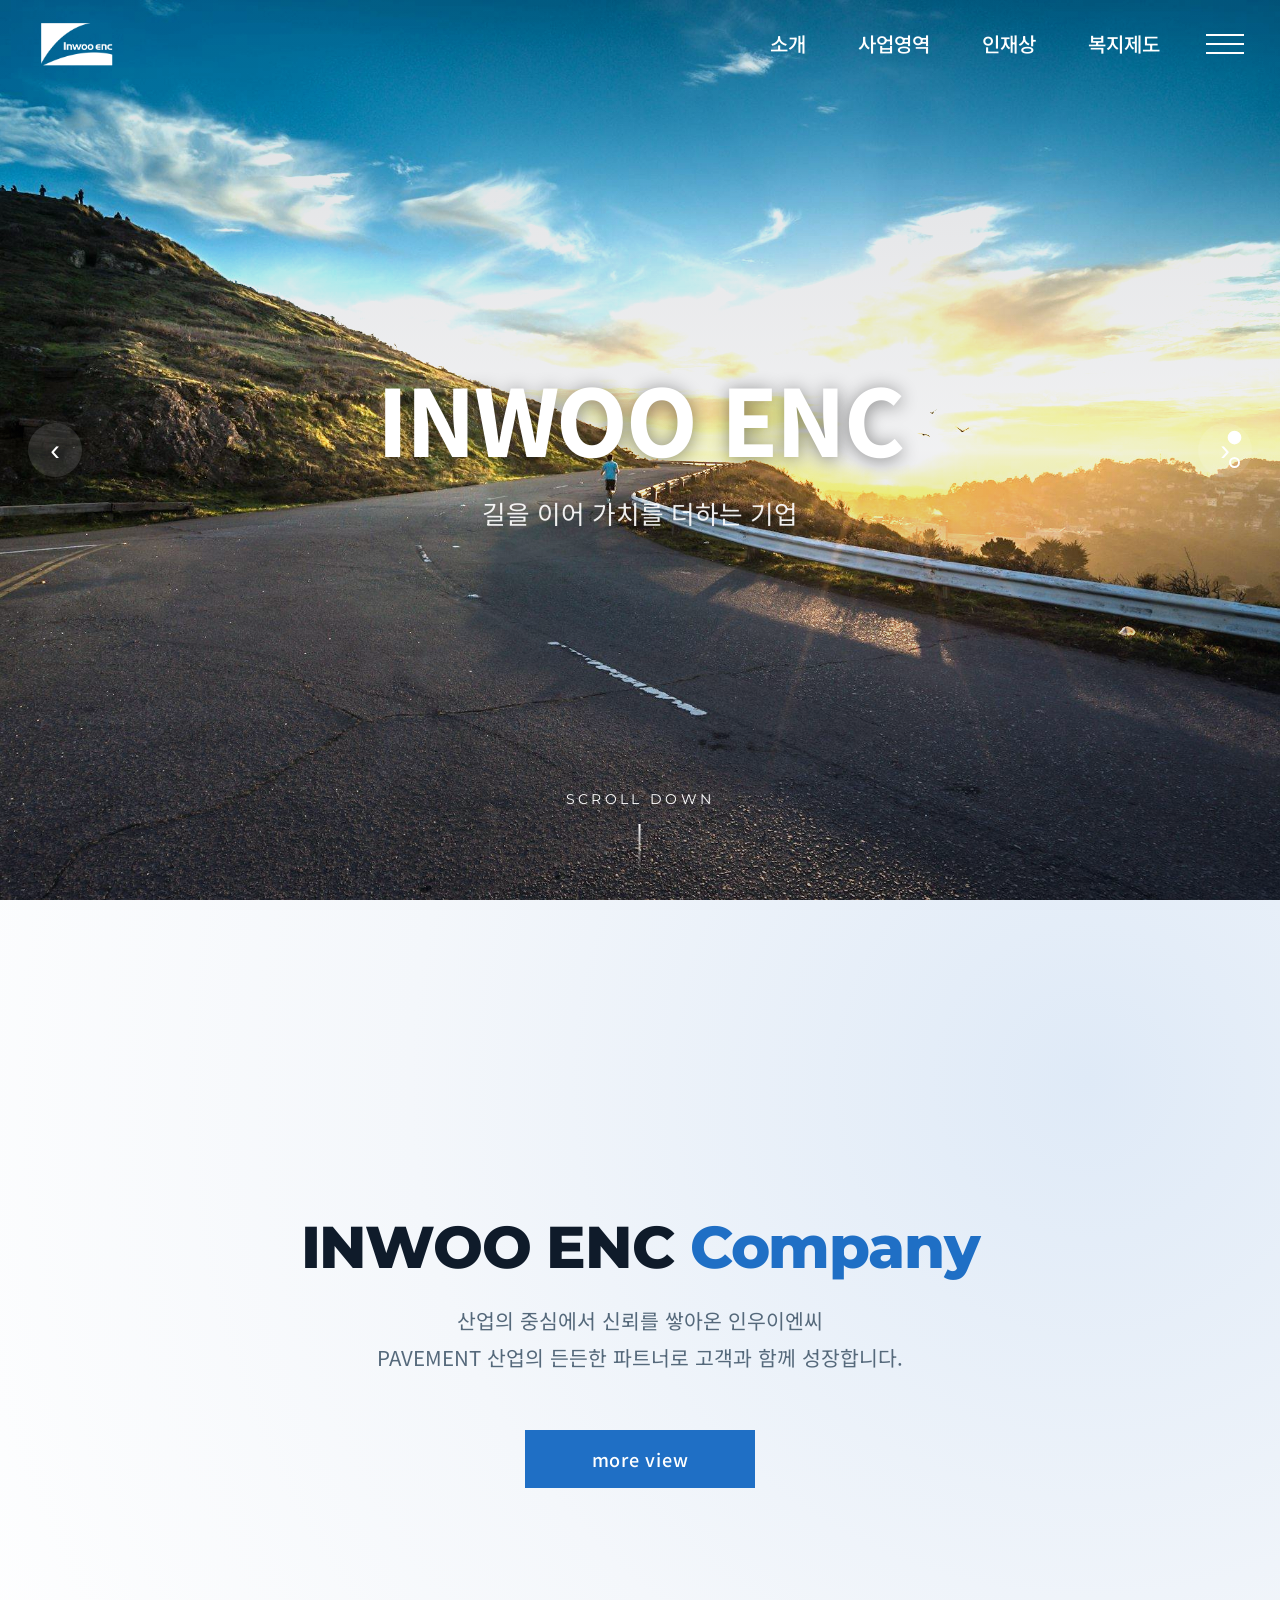
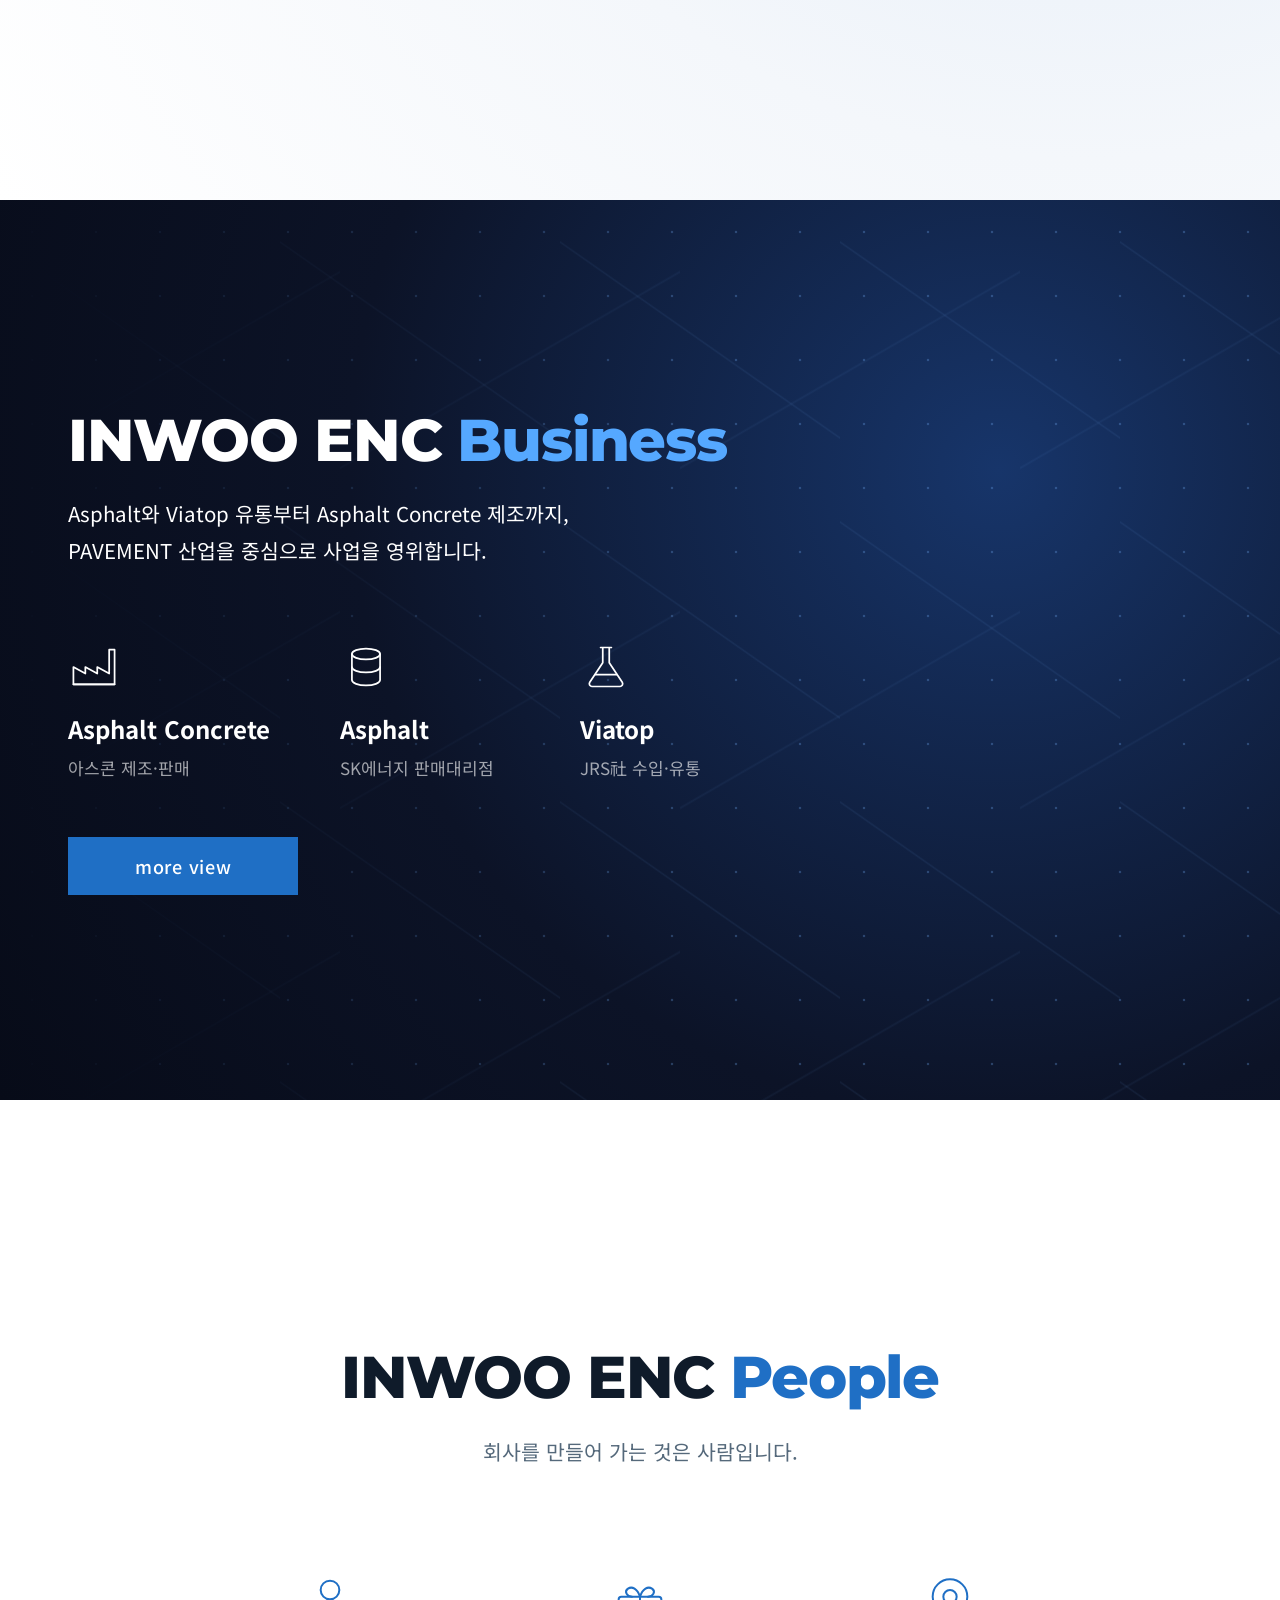
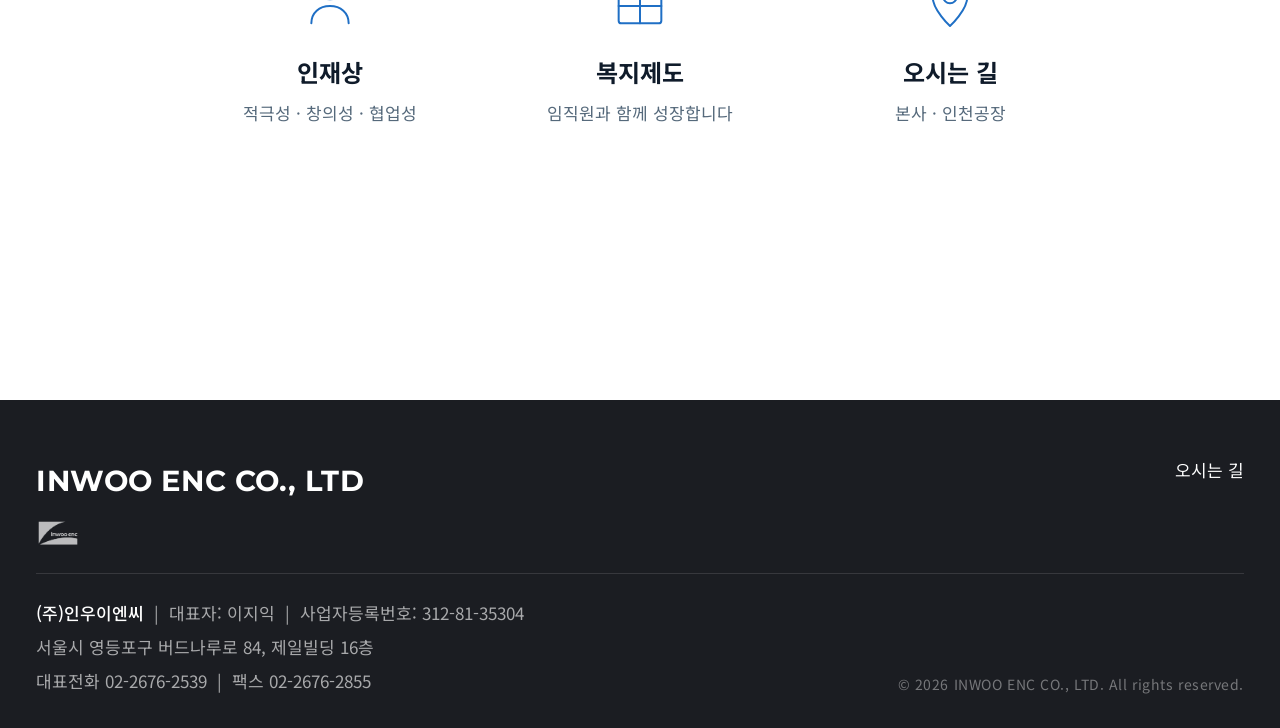
<file: index.html>
<!DOCTYPE html>
<html lang="ko">
<head>
<meta charset="UTF-8">
<meta name="viewport" content="width=device-width, initial-scale=1.0">
<title>(주)인우이엔씨 | INWOO ENC</title>
<meta name="description" content="PAVEMENT 산업의 경험과 신뢰를 바탕으로 미래를 만들어가는 인우이엔씨">
<link rel="stylesheet" href="https://fonts.googleapis.com/css?family=Noto+Sans+KR:400,500,700,800&family=Montserrat:500,700,800&display=swap">
<link rel="stylesheet" href="css/style.css?v=11">
</head>
<body>
<header class="site-header" id="siteHeader">
  <div class="header-inner">
    <a href="index.html" class="logo" aria-label="인우이엔씨 홈"><img src="img/logo.png" alt="INWOO ENC"></a>
    <div class="header-right">
      <nav class="site-nav">
        <a href="about.html">소개</a>
        <a href="business.html">사업영역</a>
        <a href="people.html">인재상</a>
        <a href="welfare.html">복지제도</a>
      </nav>
      <button class="menu-btn" id="menuBtn" aria-label="전체 메뉴 열기" aria-expanded="false"><span></span><span></span><span></span></button>
    </div>
  </div>
</header>
<div class="menu-overlay" id="menuOverlay" role="dialog" aria-label="전체 메뉴">
  <button class="menu-close" id="menuClose" aria-label="메뉴 닫기">×</button>
  <nav class="menu-list">
    <a href="about.html"><small>ABOUT</small>소개</a>
    <a href="business.html"><small>BUSINESS</small>사업영역</a>
    <a href="people.html"><small>PEOPLE</small>인재상</a>
    <a href="welfare.html"><small>BENEFITS</small>복지제도</a>
  </nav>
  <div class="menu-contact">서울특별시 영등포구 버드나루로 84, 제일빌딩 16층<br>대표전화 02-2676-2539 &nbsp;|&nbsp; 팩스 02-2676-2855</div>
</div>

<main>
<section class="hero" id="heroSlider">
  <div class="slide active">
    <div class="slide-bg"><video autoplay muted loop playsinline poster="img/hero.jpg"><source src="img/hero-truck.mp4" type="video/mp4"></video></div>
    <div class="slide-inner"><h2>INWOO ENC</h2><p>길을 이어 가치를 더하는 기업</p></div>
  </div>
  <div class="slide">
    <div class="slide-bg"><img src="img/hero.jpg" alt=""></div>
    <div class="slide-inner"><h2>경험과 신뢰</h2><p>PAVEMENT 산업의 경험과 신뢰를 바탕으로 미래를 만들어가는 인우이엔씨</p></div>
  </div>
  <button class="hero-arrow prev" aria-label="이전">‹</button><button class="hero-arrow next" aria-label="다음">›</button>
  <div class="hero-dots"><button class="on" aria-label="1번"></button><button aria-label="2번"></button></div>
  <div class="scroll-down">SCROLL DOWN</div>
</section>

<section class="fs fs-company">
  <div class="fs-inner rv">
    <h2 class="fs-title en">INWOO ENC <em>Company</em></h2>
    <p class="fs-text">산업의 중심에서 신뢰를 쌓아온 인우이엔씨<br>PAVEMENT 산업의 든든한 파트너로 고객과 함께 성장합니다.</p>
    <a class="btn-more" href="about.html">more view</a>
  </div>
</section>

<section class="fs fs-business">
  <div class="fs-inner">
    <div class="rv">
      <h2 class="fs-title en">INWOO ENC <em>Business</em></h2>
      <p class="fs-text">Asphalt와 Viatop 유통부터 Asphalt Concrete 제조까지,<br>PAVEMENT 산업을 중심으로 사업을 영위합니다.</p>
    </div>
    <div class="biz-items">
      <div class="biz-item rv"><svg viewBox="0 0 48 48" aria-hidden="true"><path d="M5 40V24l11 6v-6l11 6v-6l11 6V8h5v32z"/><path d="M5 40h38"/></svg><h3>Asphalt Concrete</h3><p>아스콘 제조·판매</p></div>
      <div class="biz-item rv d1"><svg viewBox="0 0 48 48" aria-hidden="true"><ellipse cx="24" cy="12" rx="13" ry="5"/><path d="M11 12v24c0 2.8 5.8 5 13 5s13-2.2 13-5V12"/><path d="M11 24c0 2.8 5.8 5 13 5s13-2.2 13-5"/></svg><h3>Asphalt</h3><p>SK에너지 판매대리점</p></div>
      <div class="biz-item rv d2"><svg viewBox="0 0 48 48" aria-hidden="true"><path d="M19 6h10M21 6v14L9 38c-1 2 0 4 2.4 4h25.2c2.4 0 3.4-2 2.4-4L27 20V6"/><path d="M14 31h20"/></svg><h3>Viatop</h3><p>JRS社 수입·유통</p></div>
    </div>
    <a class="btn-more rv" href="business.html">more view</a>
  </div>
</section>

<section class="fs fs-people">
  <div class="fs-inner">
    <div class="rv">
      <h2 class="fs-title en">INWOO ENC <em>People</em></h2>
      <p class="fs-text">회사를 만들어 가는 것은 사람입니다.</p>
    </div>
    <div class="people-items">
      <a class="people-item rv" href="people.html"><svg viewBox="0 0 48 48" aria-hidden="true"><circle cx="24" cy="15" r="7"/><path d="M10 40c0-8 6-13 14-13s14 5 14 13"/></svg><h3>인재상</h3><p>적극성 · 창의성 · 협업성</p></a>
      <a class="people-item rv d1" href="welfare.html"><svg viewBox="0 0 48 48" aria-hidden="true"><rect x="8" y="20" width="32" height="20" rx="2"/><path d="M8 27h32M24 20v20"/><path d="M24 20c-2-6-6-8-9-6-3 2-1 6 3 6M24 20c2-6 6-8 9-6 3 2 1 6-3 6"/></svg><h3>복지제도</h3><p>임직원과 함께 성장합니다</p></a>
      <a class="people-item rv d2" href="about.html#location"><svg viewBox="0 0 48 48" aria-hidden="true"><path d="M24 42s-13-12-13-22a13 13 0 0 1 26 0c0 10-13 22-13 22z"/><circle cx="24" cy="20" r="5"/></svg><h3>오시는 길</h3><p>본사 · 인천공장</p></a>
    </div>
  </div>
</section>
</main>
<footer class="site-footer">
  <div class="footer-wrap">
    <div class="footer-top">
      <div class="footer-logo">INWOO ENC CO., LTD<br><img src="img/logo.png" alt=""></div>
      <div class="footer-links"><a href="about.html#location">오시는 길</a></div>
    </div>
    <div class="footer-info">
      <div>
        <strong>(주)인우이엔씨</strong> &nbsp;|&nbsp; 대표자: 이지익 &nbsp;|&nbsp; 사업자등록번호: 312-81-35304<br>
        서울시 영등포구 버드나루로 84, 제일빌딩 16층<br>
        대표전화 02-2676-2539 &nbsp;|&nbsp; 팩스 02-2676-2855
      </div>
      <div class="footer-copy">© 2026 INWOO ENC CO., LTD. All rights reserved.</div>
    </div>
  </div>
</footer>
<script src="js/script.js?v=4"></script>
</body>
</html>
</file>
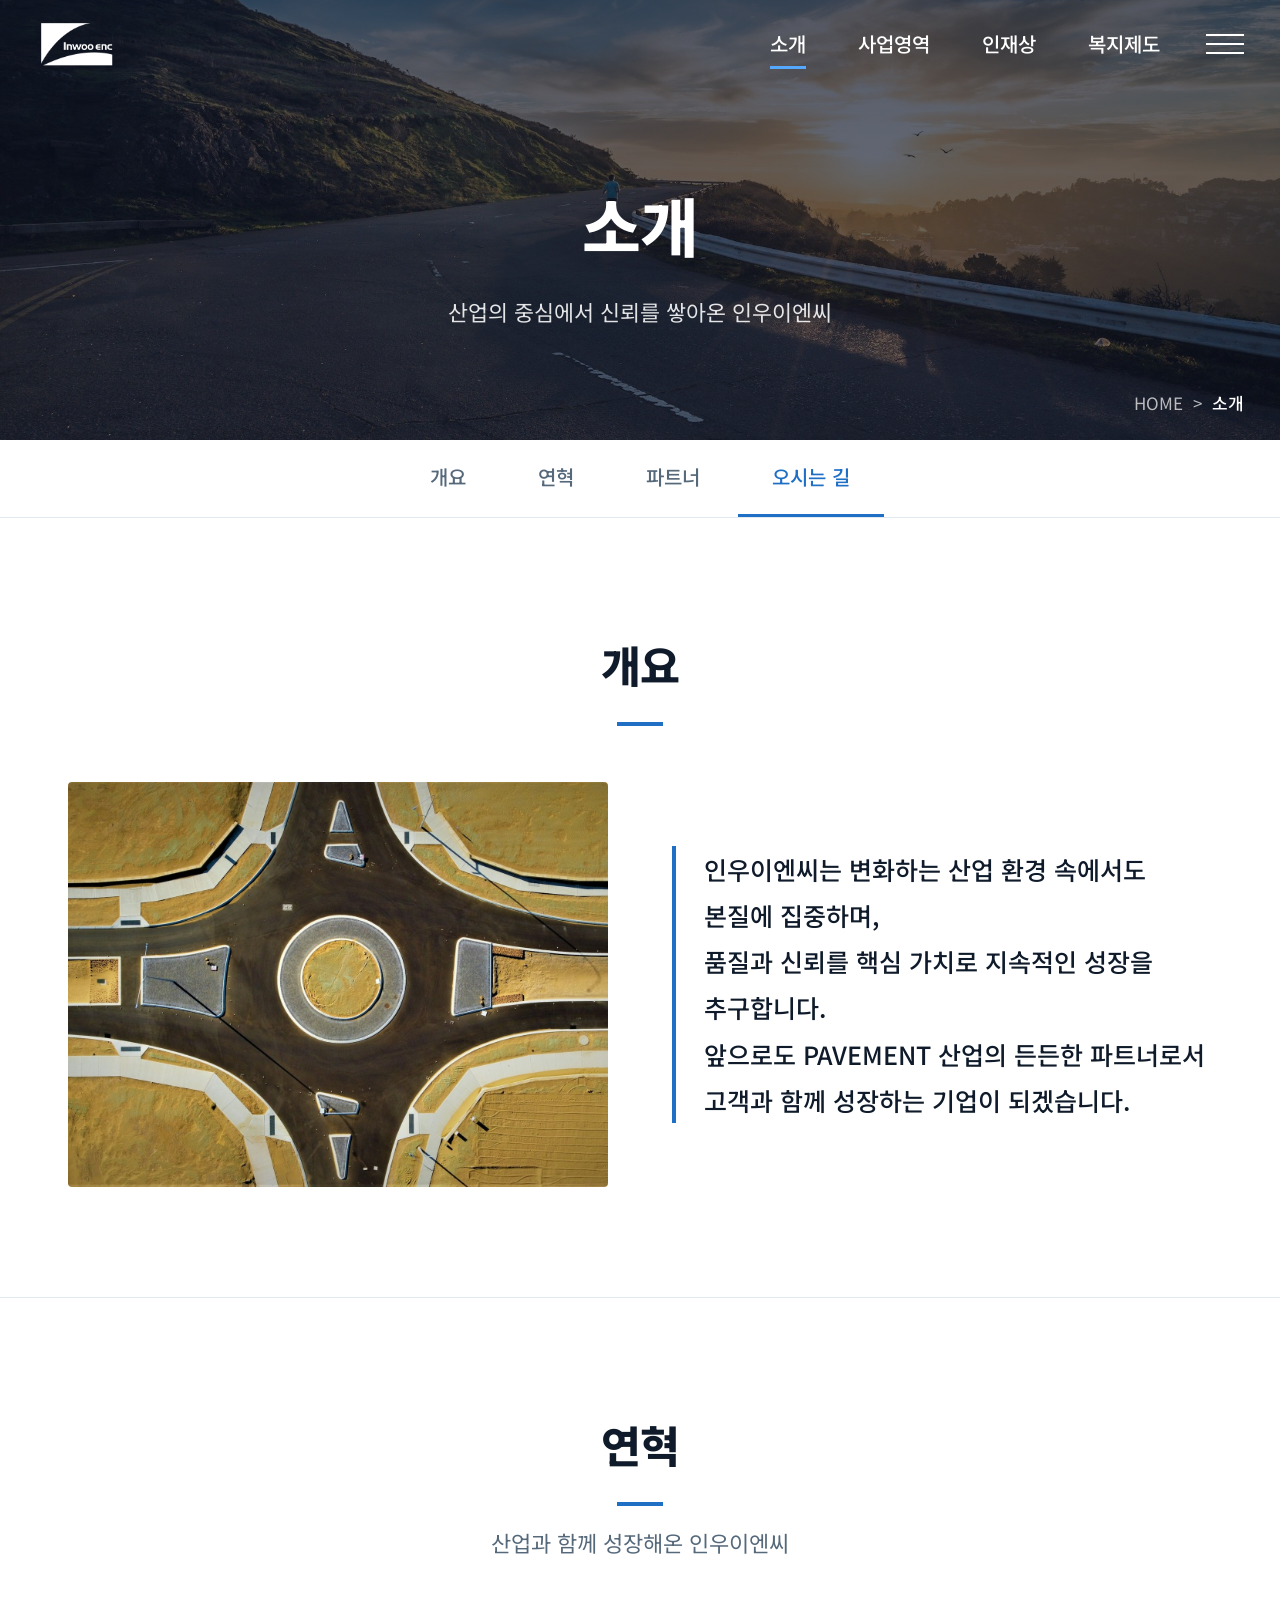
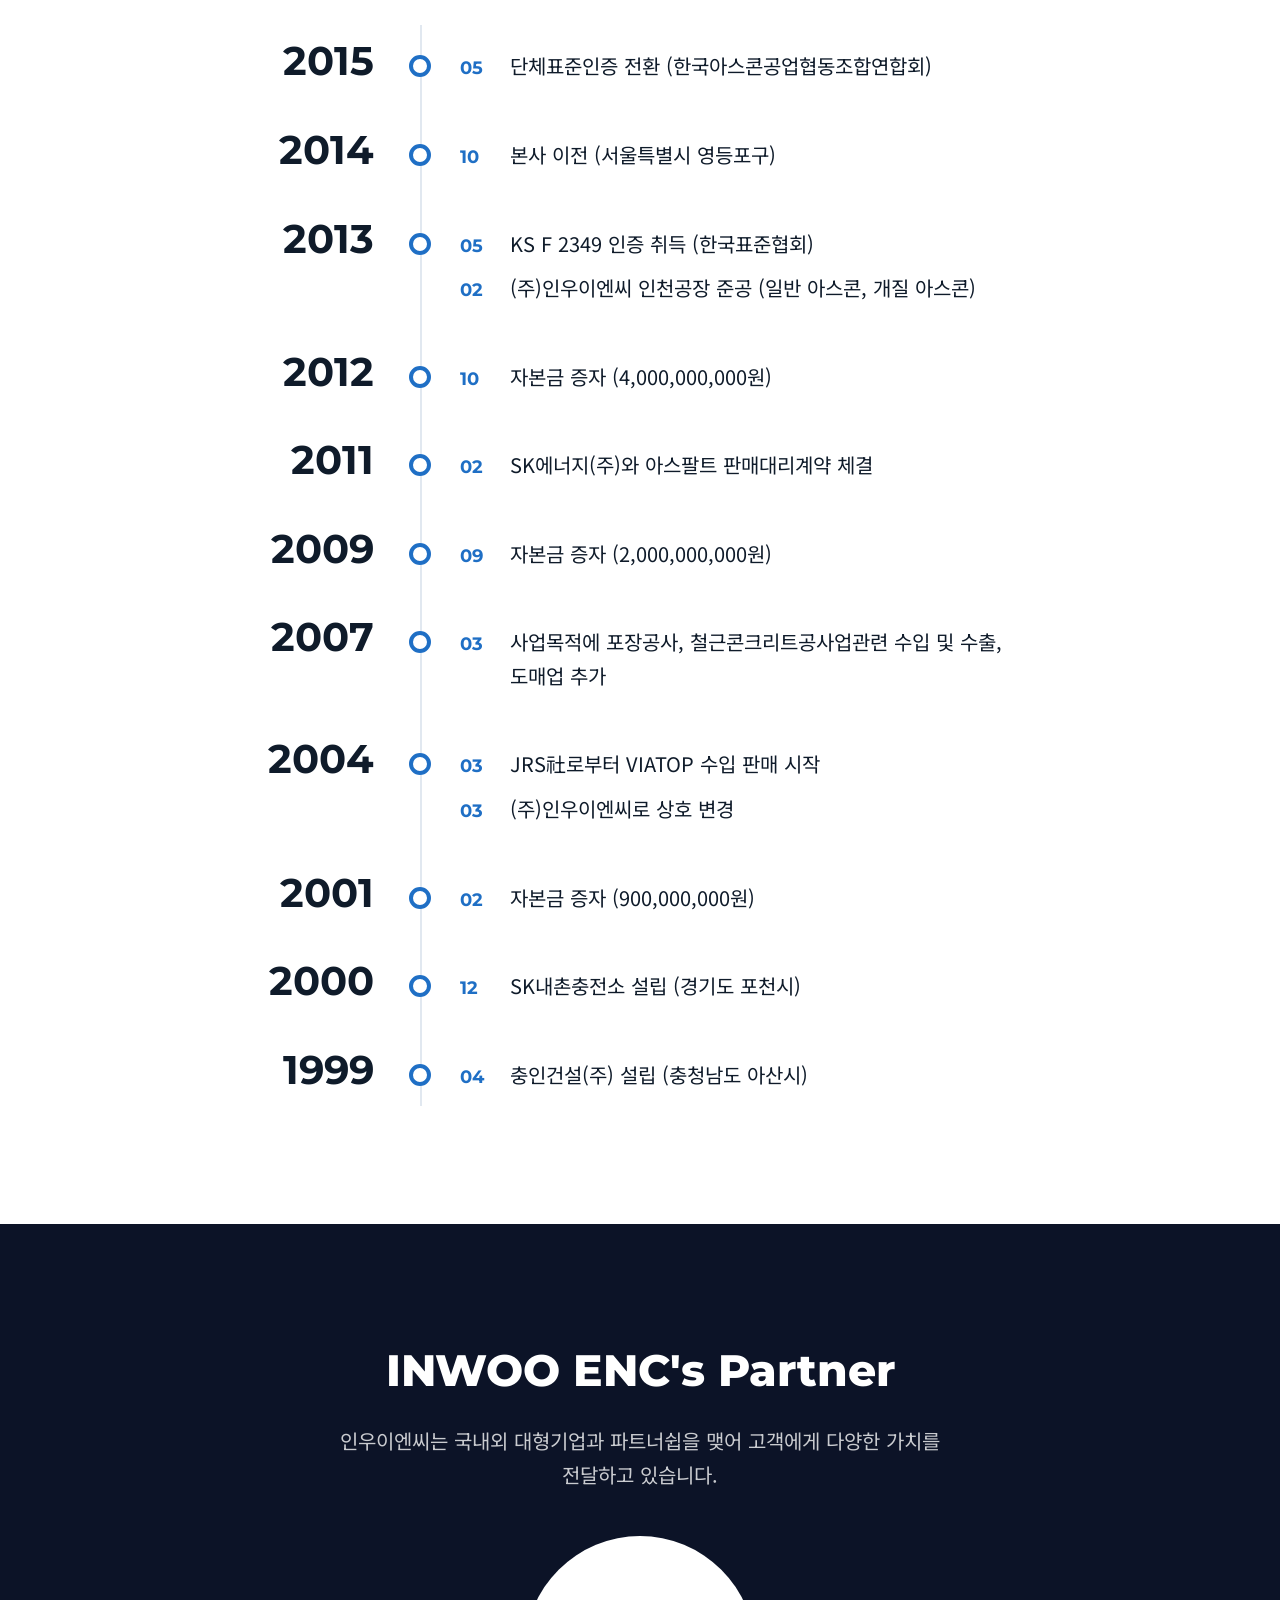
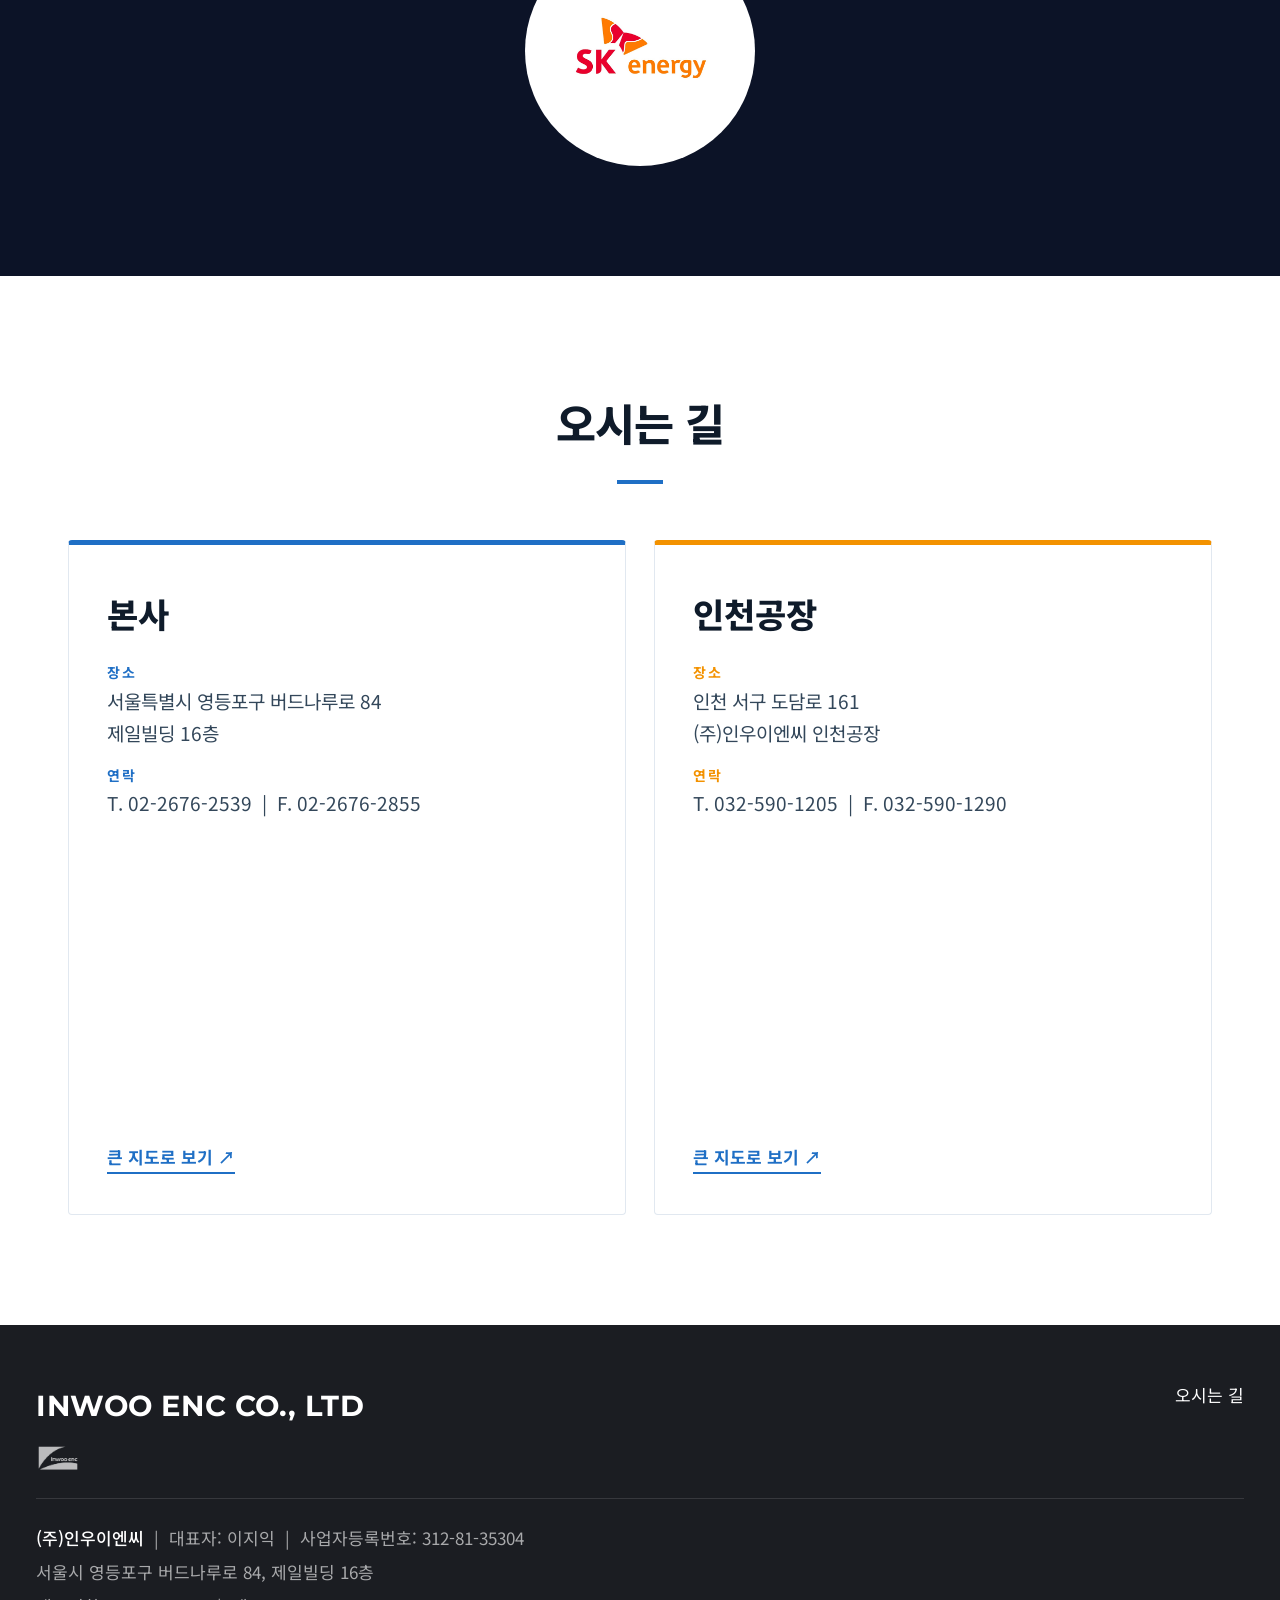
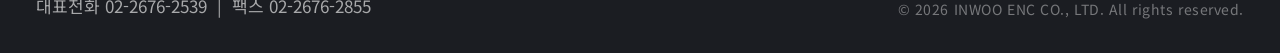
<file: about.html>
<!DOCTYPE html>
<html lang="ko">
<head>
<meta charset="UTF-8">
<meta name="viewport" content="width=device-width, initial-scale=1.0">
<title>소개 | (주)인우이엔씨</title>
<meta name="description" content="인우이엔씨 소개 — 개요, 연혁, 파트너, 오시는 길">
<link rel="stylesheet" href="https://fonts.googleapis.com/css?family=Noto+Sans+KR:400,500,700,800&family=Montserrat:500,700,800&display=swap">
<link rel="stylesheet" href="css/style.css?v=11">
</head>
<body>
<header class="site-header" id="siteHeader">
  <div class="header-inner">
    <a href="index.html" class="logo" aria-label="인우이엔씨 홈"><img src="img/logo.png" alt="INWOO ENC"></a>
    <div class="header-right">
      <nav class="site-nav">
        <a href="about.html" class="active">소개</a>
        <a href="business.html">사업영역</a>
        <a href="people.html">인재상</a>
        <a href="welfare.html">복지제도</a>
      </nav>
      <button class="menu-btn" id="menuBtn" aria-label="전체 메뉴 열기" aria-expanded="false"><span></span><span></span><span></span></button>
    </div>
  </div>
</header>
<div class="menu-overlay" id="menuOverlay" role="dialog" aria-label="전체 메뉴">
  <button class="menu-close" id="menuClose" aria-label="메뉴 닫기">×</button>
  <nav class="menu-list">
    <a href="about.html"><small>ABOUT</small>소개</a>
    <a href="business.html"><small>BUSINESS</small>사업영역</a>
    <a href="people.html"><small>PEOPLE</small>인재상</a>
    <a href="welfare.html"><small>BENEFITS</small>복지제도</a>
  </nav>
  <div class="menu-contact">서울특별시 영등포구 버드나루로 84, 제일빌딩 16층<br>대표전화 02-2676-2539 &nbsp;|&nbsp; 팩스 02-2676-2855</div>
</div>

<main>
<section class="sub-visual" style="background-image:url('img/hero.jpg');background-position:center 62%">
  <div class="inner"><h1>소개</h1><p>산업의 중심에서 신뢰를 쌓아온 인우이엔씨</p></div>
  <div class="crumb"><a href="index.html">HOME</a> &nbsp;&gt;&nbsp; <b>소개</b></div>
</section>
<nav class="sub-tabs"><div class="wrap"><a href="#overview">개요</a><a href="#history">연혁</a><a href="#partner">파트너</a><a href="#location">오시는 길</a></div></nav>

<section class="blk" id="overview"><div class="wrap">
  <div class="blk-head rv"><h2>개요</h2></div>
  <div class="overview">
    <figure class="rv"><img src="img/about-overview.jpg" alt="새로 포장된 도로와 로터리를 위에서 내려다본 모습"></figure>
    <blockquote class="mission-quote rv d1">인우이엔씨는 변화하는 산업 환경 속에서도 본질에 집중하며,<br>
          품질과 신뢰를 핵심 가치로 지속적인 성장을 추구합니다.<br>
          앞으로도 PAVEMENT 산업의 든든한 파트너로서<br>
          고객과 함께 성장하는 기업이 되겠습니다.</blockquote>
  </div>
</div></section>

<section class="blk" id="history"><div class="wrap">
  <div class="blk-head rv"><h2>연혁</h2><p>산업과 함께 성장해온 인우이엔씨</p></div>
  <div class="timeline">
            <div class="timeline-group">
              <span class="timeline-year">2015</span>
              <div class="timeline-entries">
                <div class="timeline-entry"><span class="timeline-month">05</span><span class="timeline-desc">단체표준인증 전환 (한국아스콘공업협동조합연합회)</span></div>
              </div>
            </div>
            <div class="timeline-group">
              <span class="timeline-year">2014</span>
              <div class="timeline-entries">
                <div class="timeline-entry"><span class="timeline-month">10</span><span class="timeline-desc">본사 이전 (서울특별시 영등포구)</span></div>
              </div>
            </div>
            <div class="timeline-group">
              <span class="timeline-year">2013</span>
              <div class="timeline-entries">
                <div class="timeline-entry"><span class="timeline-month">05</span><span class="timeline-desc">KS F 2349 인증 취득 (한국표준협회)</span></div>
                <div class="timeline-entry"><span class="timeline-month">02</span><span class="timeline-desc">(주)인우이엔씨 인천공장 준공 (일반 아스콘, 개질 아스콘)</span></div>
              </div>
            </div>
            <div class="timeline-group">
              <span class="timeline-year">2012</span>
              <div class="timeline-entries">
                <div class="timeline-entry"><span class="timeline-month">10</span><span class="timeline-desc">자본금 증자 (4,000,000,000원)</span></div>
              </div>
            </div>
            <div class="timeline-group">
              <span class="timeline-year">2011</span>
              <div class="timeline-entries">
                <div class="timeline-entry"><span class="timeline-month">02</span><span class="timeline-desc">SK에너지(주)와 아스팔트 판매대리계약 체결</span></div>
              </div>
            </div>
            <div class="timeline-group">
              <span class="timeline-year">2009</span>
              <div class="timeline-entries">
                <div class="timeline-entry"><span class="timeline-month">09</span><span class="timeline-desc">자본금 증자 (2,000,000,000원)</span></div>
              </div>
            </div>
            <div class="timeline-group">
              <span class="timeline-year">2007</span>
              <div class="timeline-entries">
                <div class="timeline-entry"><span class="timeline-month">03</span><span class="timeline-desc">사업목적에 포장공사, 철근콘크리트공사업관련 수입 및 수출, 도매업 추가</span></div>
              </div>
            </div>
            <div class="timeline-group">
              <span class="timeline-year">2004</span>
              <div class="timeline-entries">
                <div class="timeline-entry"><span class="timeline-month">03</span><span class="timeline-desc">JRS社로부터 VIATOP 수입 판매 시작</span></div>
                <div class="timeline-entry"><span class="timeline-month">03</span><span class="timeline-desc">(주)인우이엔씨로 상호 변경</span></div>
              </div>
            </div>
            <div class="timeline-group">
              <span class="timeline-year">2001</span>
              <div class="timeline-entries">
                <div class="timeline-entry"><span class="timeline-month">02</span><span class="timeline-desc">자본금 증자 (900,000,000원)</span></div>
              </div>
            </div>
            <div class="timeline-group">
              <span class="timeline-year">2000</span>
              <div class="timeline-entries">
                <div class="timeline-entry"><span class="timeline-month">12</span><span class="timeline-desc">SK내촌충전소 설립 (경기도 포천시)</span></div>
              </div>
            </div>
            <div class="timeline-group">
              <span class="timeline-year">1999</span>
              <div class="timeline-entries">
                <div class="timeline-entry"><span class="timeline-month">04</span><span class="timeline-desc">충인건설(주) 설립 (충청남도 아산시)</span></div>
              </div>
            </div>
          </div>
</div></section>

<section class="partner-wrap" id="partner">
  <h2 class="en rv">INWOO ENC's Partner</h2>
  <p class="intro rv">인우이엔씨는 국내외 대형기업과 파트너쉽을 맺어 고객에게 다양한 가치를 전달하고 있습니다.</p>
  <div class="rv"><div class="partner-carousel" id="partnerCarousel">
        <div class="partner-slide active"><img src="img/partner-colas.png" alt="Colas 로고"></div>
        <div class="partner-slide"><img src="img/partner-sk.jpg" alt="SK에너지 로고"></div>
        <div class="partner-slide"><img src="img/partner-jrs.png" alt="JRS 로고"></div>
      </div></div>
</section>

<section class="blk" id="location"><div class="wrap">
  <div class="blk-head rv"><h2>오시는 길</h2></div>
  <div class="location-grid">
    <div class="location-panel loc-hq">
      <h3>본사</h3>
      <span class="loc-label">장소</span>
      <p>서울특별시 영등포구 버드나루로 84</p>
      <p>제일빌딩 16층</p>
      <span class="loc-label">연락</span>
      <p>T. 02-2676-2539 &nbsp;|&nbsp; F. 02-2676-2855</p>
      <div class="location-map">
        <iframe
          src="https://www.google.com/maps?q=37.5257254,126.9094017&t=k&z=16&output=embed"
          loading="lazy"
          referrerpolicy="no-referrer-when-downgrade"
          aria-label="인우이엔씨 본사 위치 위성지도 (서울특별시 영등포구 버드나루로 84)">
        </iframe>
        <a class="map-link" href="https://www.google.com/maps/search/?api=1&query=37.5257254,126.9094017" target="_blank" rel="noopener">큰 지도로 보기 ↗</a>
      </div>
    </div>
    <div class="location-panel loc-plant">
      <h3>인천공장</h3>
      <span class="loc-label">장소</span>
      <p>인천 서구 도담로 161</p>
      <p>(주)인우이엔씨 인천공장</p>
      <span class="loc-label">연락</span>
      <p>T. 032-590-1205 &nbsp;|&nbsp; F. 032-590-1290</p>
      <div class="location-map">
        <iframe
          src="https://www.google.com/maps?q=37.5886689,126.6178116&t=k&z=16&output=embed"
          loading="lazy"
          referrerpolicy="no-referrer-when-downgrade"
          aria-label="인우이엔씨 인천공장 위치 위성지도 (인천 서구 도담로 161)">
        </iframe>
        <a class="map-link" href="https://www.google.com/maps/search/?api=1&query=37.5886689,126.6178116" target="_blank" rel="noopener">큰 지도로 보기 ↗</a>
      </div>
    </div>
  </div>
</div></section>
</main>
<footer class="site-footer">
  <div class="footer-wrap">
    <div class="footer-top">
      <div class="footer-logo">INWOO ENC CO., LTD<br><img src="img/logo.png" alt=""></div>
      <div class="footer-links"><a href="about.html#location">오시는 길</a></div>
    </div>
    <div class="footer-info">
      <div>
        <strong>(주)인우이엔씨</strong> &nbsp;|&nbsp; 대표자: 이지익 &nbsp;|&nbsp; 사업자등록번호: 312-81-35304<br>
        서울시 영등포구 버드나루로 84, 제일빌딩 16층<br>
        대표전화 02-2676-2539 &nbsp;|&nbsp; 팩스 02-2676-2855
      </div>
      <div class="footer-copy">© 2026 INWOO ENC CO., LTD. All rights reserved.</div>
    </div>
  </div>
</footer>
<script src="js/script.js?v=4"></script>
</body>
</html>
</file>
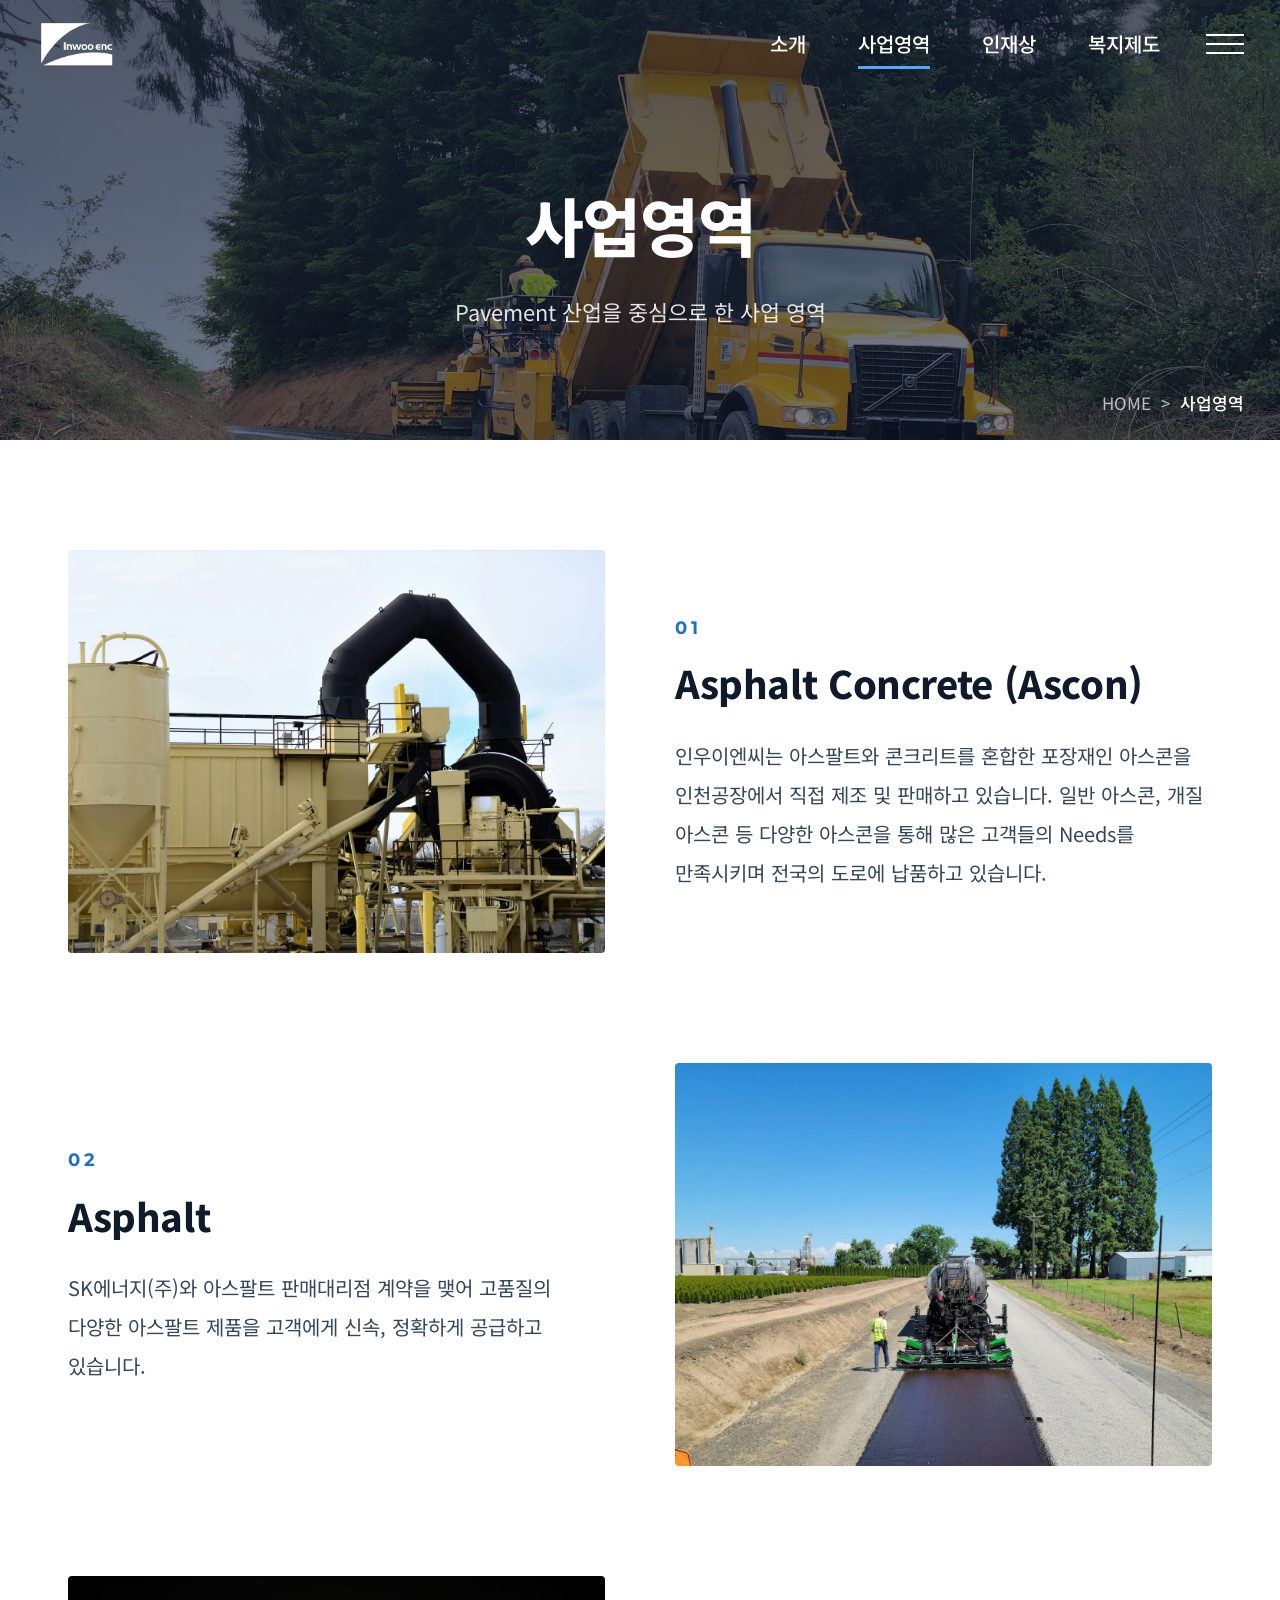
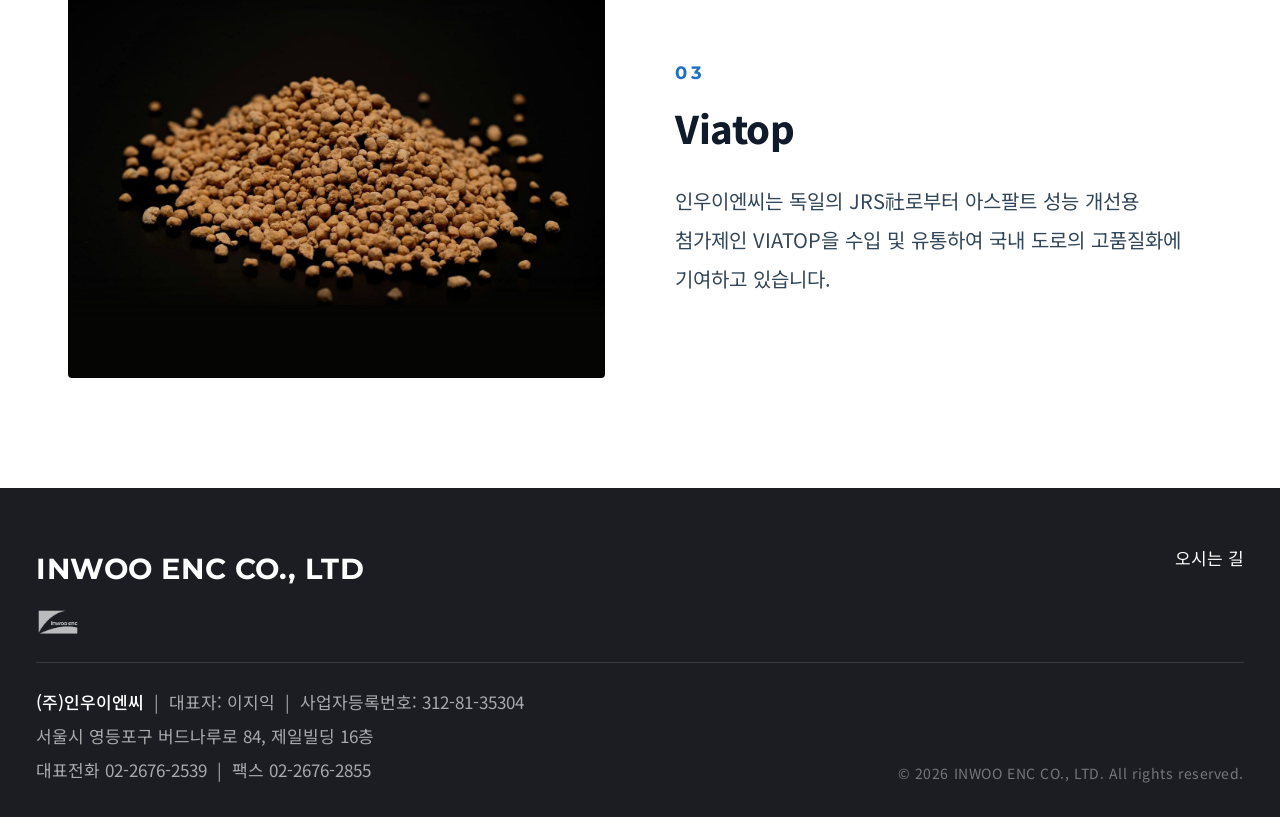
<file: business.html>
<!DOCTYPE html>
<html lang="ko">
<head>
<meta charset="UTF-8">
<meta name="viewport" content="width=device-width, initial-scale=1.0">
<title>사업영역 | (주)인우이엔씨</title>
<meta name="description" content="인우이엔씨 사업영역 — Asphalt Concrete, Asphalt, Viatop">
<link rel="stylesheet" href="https://fonts.googleapis.com/css?family=Noto+Sans+KR:400,500,700,800&family=Montserrat:500,700,800&display=swap">
<link rel="stylesheet" href="css/style.css?v=11">
</head>
<body>
<header class="site-header" id="siteHeader">
  <div class="header-inner">
    <a href="index.html" class="logo" aria-label="인우이엔씨 홈"><img src="img/logo.png" alt="INWOO ENC"></a>
    <div class="header-right">
      <nav class="site-nav">
        <a href="about.html">소개</a>
        <a href="business.html" class="active">사업영역</a>
        <a href="people.html">인재상</a>
        <a href="welfare.html">복지제도</a>
      </nav>
      <button class="menu-btn" id="menuBtn" aria-label="전체 메뉴 열기" aria-expanded="false"><span></span><span></span><span></span></button>
    </div>
  </div>
</header>
<div class="menu-overlay" id="menuOverlay" role="dialog" aria-label="전체 메뉴">
  <button class="menu-close" id="menuClose" aria-label="메뉴 닫기">×</button>
  <nav class="menu-list">
    <a href="about.html"><small>ABOUT</small>소개</a>
    <a href="business.html"><small>BUSINESS</small>사업영역</a>
    <a href="people.html"><small>PEOPLE</small>인재상</a>
    <a href="welfare.html"><small>BENEFITS</small>복지제도</a>
  </nav>
  <div class="menu-contact">서울특별시 영등포구 버드나루로 84, 제일빌딩 16층<br>대표전화 02-2676-2539 &nbsp;|&nbsp; 팩스 02-2676-2855</div>
</div>

<main>
<section class="sub-visual" style="background-image:url('img/biz-banner.jpg');background-position:center 15%">
  <div class="inner"><h1>사업영역</h1><p>Pavement 산업을 중심으로 한 사업 영역</p></div>
  <div class="crumb"><a href="index.html">HOME</a> &nbsp;&gt;&nbsp; <b>사업영역</b></div>
</section>

<section class="blk"><div class="wrap">
  <div class="biz-block rv" id="ascon">
    <div class="biz-photo"><img src="img/biz-ascon.jpg" alt="아스콘 생산 플랜트"></div>
    <div class="biz-text"><span class="biz-no">01</span><h3>Asphalt Concrete (Ascon)</h3><p>인우이엔씨는 아스팔트와 콘크리트를 혼합한 포장재인 아스콘을 인천공장에서 직접 제조 및 판매하고 있습니다. 일반 아스콘, 개질 아스콘 등 다양한 아스콘을 통해 많은 고객들의 Needs를 만족시키며 전국의 도로에 납품하고 있습니다.</p></div>
  </div>
  <div class="biz-block rv" id="asphalt">
    <div class="biz-photo"><img src="img/biz-asphalt.jpg" alt="아스팔트 살포 차량이 도로 노면에 아스팔트를 시공하는 모습(항공 촬영)"></div>
    <div class="biz-text"><span class="biz-no">02</span><h3>Asphalt</h3><p>SK에너지(주)와 아스팔트 판매대리점 계약을 맺어 고품질의 다양한 아스팔트 제품을 고객에게 신속, 정확하게 공급하고 있습니다.</p></div>
  </div>
  <div class="biz-block rv" id="viatop">
    <div class="biz-photo"><img src="img/biz-viatop.jpg?v=2" alt="아스팔트 성능 개선용 첨가제(알갱이 형태)"></div>
    <div class="biz-text"><span class="biz-no">03</span><h3>Viatop</h3><p>인우이엔씨는 독일의 JRS社로부터 아스팔트 성능 개선용 첨가제인 VIATOP을 수입 및 유통하여 국내 도로의 고품질화에 기여하고 있습니다.</p></div>
  </div>
</div></section>
</main>
<footer class="site-footer">
  <div class="footer-wrap">
    <div class="footer-top">
      <div class="footer-logo">INWOO ENC CO., LTD<br><img src="img/logo.png" alt=""></div>
      <div class="footer-links"><a href="about.html#location">오시는 길</a></div>
    </div>
    <div class="footer-info">
      <div>
        <strong>(주)인우이엔씨</strong> &nbsp;|&nbsp; 대표자: 이지익 &nbsp;|&nbsp; 사업자등록번호: 312-81-35304<br>
        서울시 영등포구 버드나루로 84, 제일빌딩 16층<br>
        대표전화 02-2676-2539 &nbsp;|&nbsp; 팩스 02-2676-2855
      </div>
      <div class="footer-copy">© 2026 INWOO ENC CO., LTD. All rights reserved.</div>
    </div>
  </div>
</footer>
<script src="js/script.js?v=4"></script>
</body>
</html>
</file>
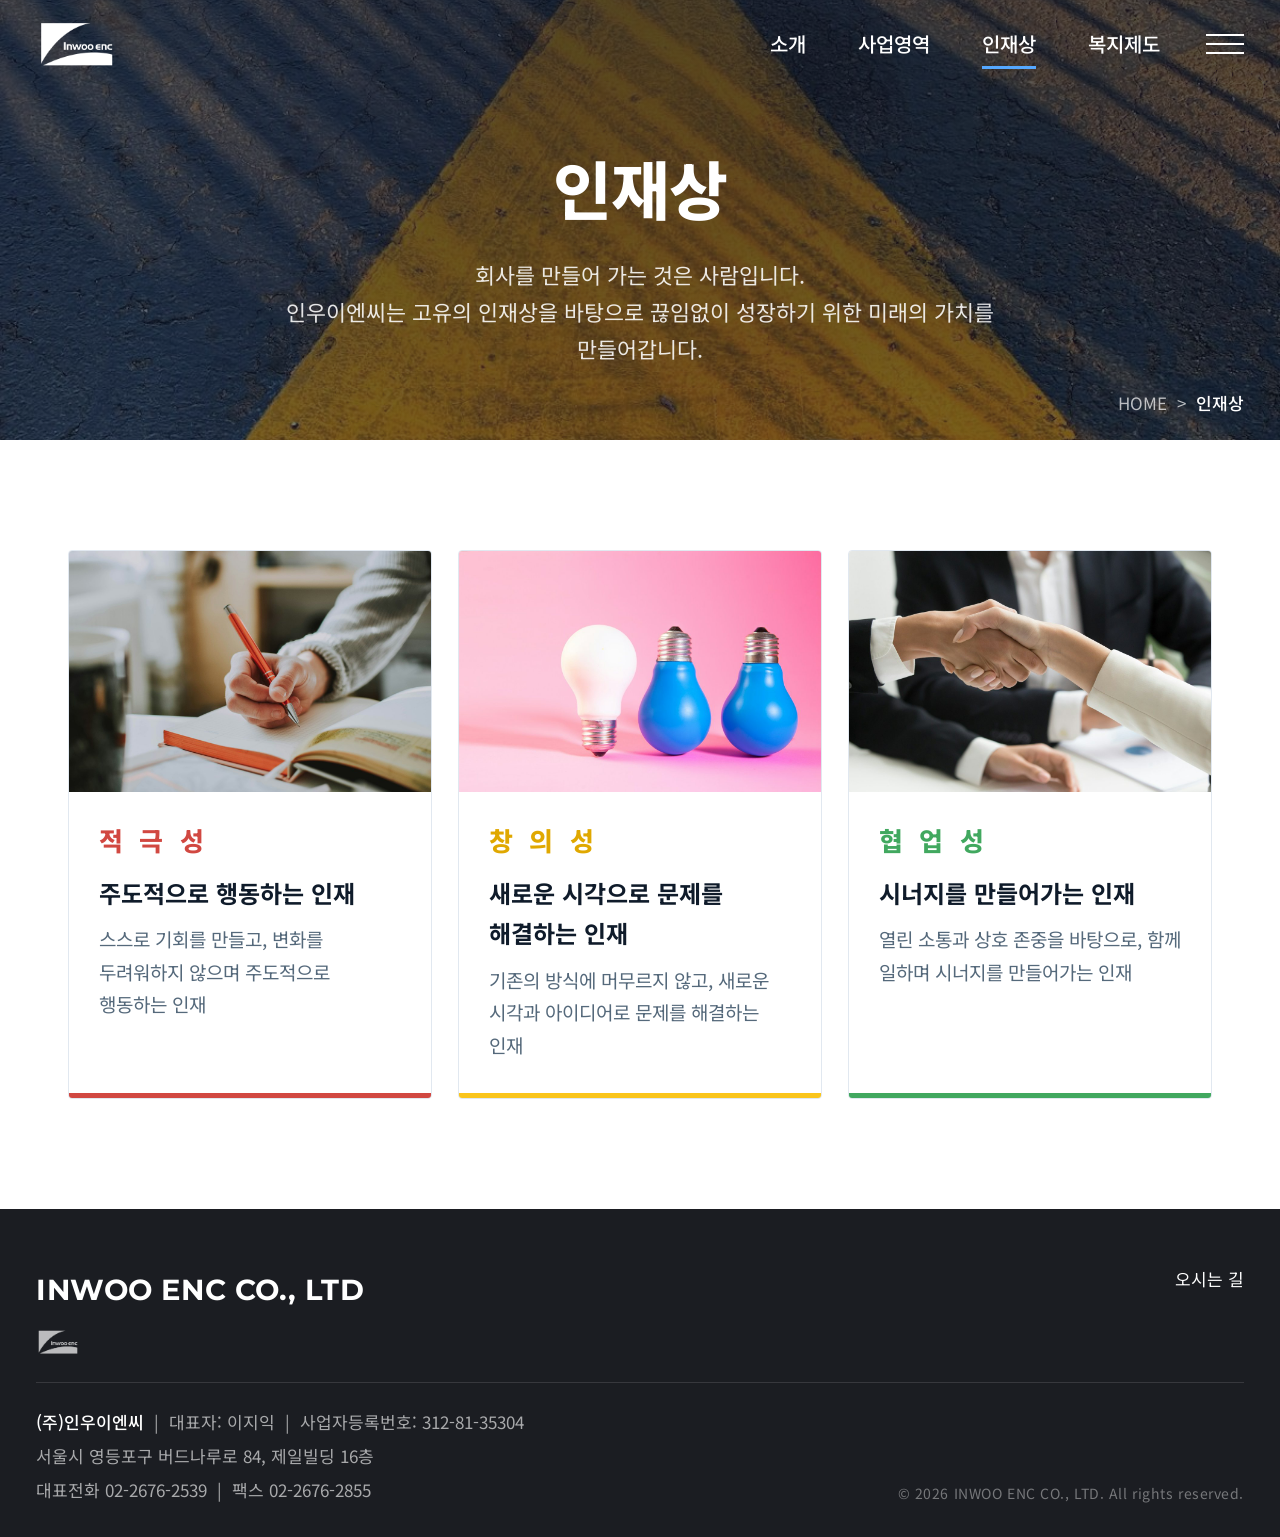
<file: people.html>
<!DOCTYPE html>
<html lang="ko">
<head>
<meta charset="UTF-8">
<meta name="viewport" content="width=device-width, initial-scale=1.0">
<title>인재상 | (주)인우이엔씨</title>
<meta name="description" content="인우이엔씨 인재상 — 적극성, 창의성, 협업성">
<link rel="stylesheet" href="https://fonts.googleapis.com/css?family=Noto+Sans+KR:400,500,700,800&family=Montserrat:500,700,800&display=swap">
<link rel="stylesheet" href="css/style.css?v=11">
</head>
<body>
<header class="site-header" id="siteHeader">
  <div class="header-inner">
    <a href="index.html" class="logo" aria-label="인우이엔씨 홈"><img src="img/logo.png" alt="INWOO ENC"></a>
    <div class="header-right">
      <nav class="site-nav">
        <a href="about.html">소개</a>
        <a href="business.html">사업영역</a>
        <a href="people.html" class="active">인재상</a>
        <a href="welfare.html">복지제도</a>
      </nav>
      <button class="menu-btn" id="menuBtn" aria-label="전체 메뉴 열기" aria-expanded="false"><span></span><span></span><span></span></button>
    </div>
  </div>
</header>
<div class="menu-overlay" id="menuOverlay" role="dialog" aria-label="전체 메뉴">
  <button class="menu-close" id="menuClose" aria-label="메뉴 닫기">×</button>
  <nav class="menu-list">
    <a href="about.html"><small>ABOUT</small>소개</a>
    <a href="business.html"><small>BUSINESS</small>사업영역</a>
    <a href="people.html"><small>PEOPLE</small>인재상</a>
    <a href="welfare.html"><small>BENEFITS</small>복지제도</a>
  </nav>
  <div class="menu-contact">서울특별시 영등포구 버드나루로 84, 제일빌딩 16층<br>대표전화 02-2676-2539 &nbsp;|&nbsp; 팩스 02-2676-2855</div>
</div>

<main>
<section class="sub-visual" style="background-image:url('img/banner.jpg');background-position:center 30%">
  <div class="inner"><h1>인재상</h1><p>회사를 만들어 가는 것은 사람입니다.<br>인우이엔씨는 고유의 인재상을 바탕으로 끊임없이 성장하기 위한 미래의 가치를 만들어갑니다.</p></div>
  <div class="crumb"><a href="index.html">HOME</a> &nbsp;&gt;&nbsp; <b>인재상</b></div>
</section>

<section class="blk"><div class="wrap rv">
  <div class="value-grid">
        <div class="value pillar-red">
          <div class="value-photo"><img src="img/value-1.jpg?v=8" alt=""></div>
          <span class="value-mark">적 극 성</span>
          <h3>주도적으로 행동하는 인재</h3>
          <p>스스로 기회를 만들고, 변화를 두려워하지 않으며 주도적으로 행동하는 인재</p>
        </div>
        <div class="value pillar-yellow">
          <div class="value-photo"><img src="img/value-2.jpg?v=8" alt=""></div>
          <span class="value-mark">창 의 성</span>
          <h3>새로운 시각으로 문제를 해결하는 인재</h3>
          <p>기존의 방식에 머무르지 않고, 새로운 시각과 아이디어로 문제를 해결하는 인재</p>
        </div>
        <div class="value pillar-green">
          <div class="value-photo"><img src="img/value-3.jpg?v=8" alt=""></div>
          <span class="value-mark">협 업 성</span>
          <h3>시너지를 만들어가는 인재</h3>
          <p>열린 소통과 상호 존중을 바탕으로, 함께 일하며 시너지를 만들어가는 인재</p>
        </div>
      </div>
</div></section>
</main>
<footer class="site-footer">
  <div class="footer-wrap">
    <div class="footer-top">
      <div class="footer-logo">INWOO ENC CO., LTD<br><img src="img/logo.png" alt=""></div>
      <div class="footer-links"><a href="about.html#location">오시는 길</a></div>
    </div>
    <div class="footer-info">
      <div>
        <strong>(주)인우이엔씨</strong> &nbsp;|&nbsp; 대표자: 이지익 &nbsp;|&nbsp; 사업자등록번호: 312-81-35304<br>
        서울시 영등포구 버드나루로 84, 제일빌딩 16층<br>
        대표전화 02-2676-2539 &nbsp;|&nbsp; 팩스 02-2676-2855
      </div>
      <div class="footer-copy">© 2026 INWOO ENC CO., LTD. All rights reserved.</div>
    </div>
  </div>
</footer>
<script src="js/script.js?v=4"></script>
</body>
</html>
</file>
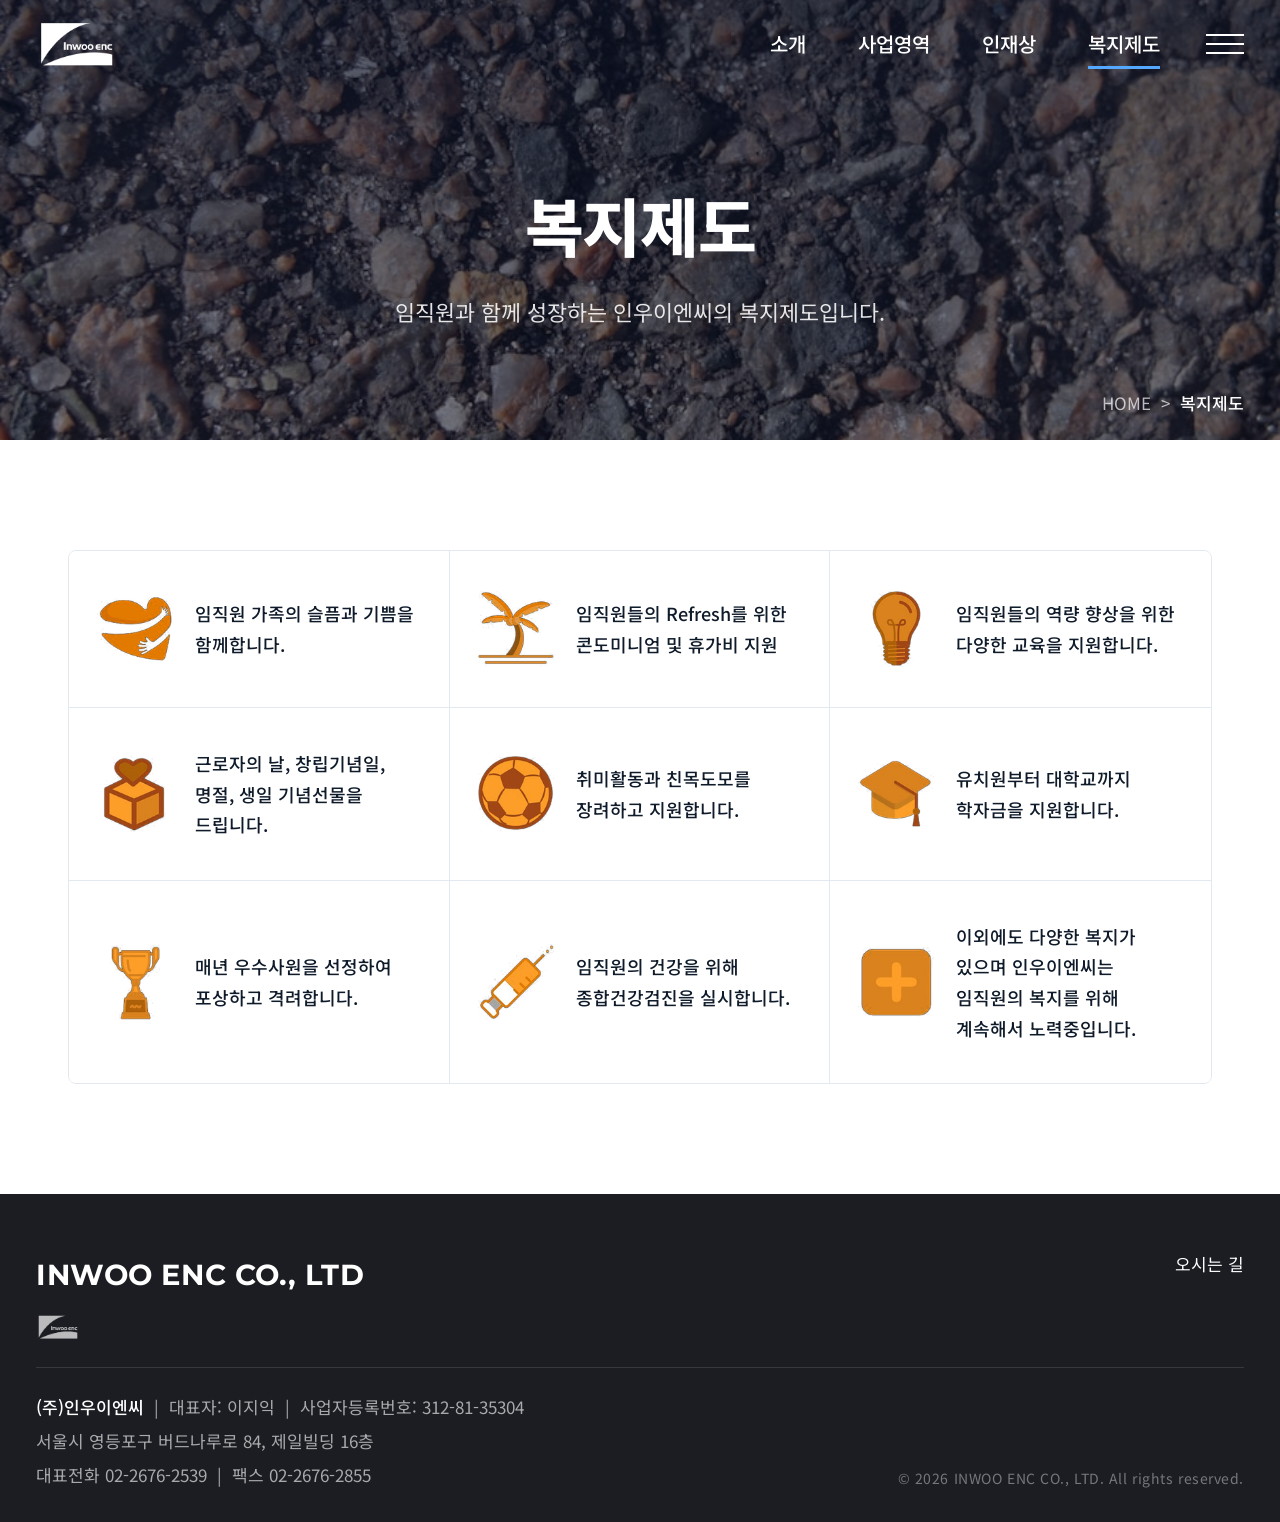
<file: welfare.html>
<!DOCTYPE html>
<html lang="ko">
<head>
<meta charset="UTF-8">
<meta name="viewport" content="width=device-width, initial-scale=1.0">
<title>복지제도 | (주)인우이엔씨</title>
<meta name="description" content="인우이엔씨 복지제도">
<link rel="stylesheet" href="https://fonts.googleapis.com/css?family=Noto+Sans+KR:400,500,700,800&family=Montserrat:500,700,800&display=swap">
<link rel="stylesheet" href="css/style.css?v=11">
</head>
<body>
<header class="site-header" id="siteHeader">
  <div class="header-inner">
    <a href="index.html" class="logo" aria-label="인우이엔씨 홈"><img src="img/logo.png" alt="INWOO ENC"></a>
    <div class="header-right">
      <nav class="site-nav">
        <a href="about.html">소개</a>
        <a href="business.html">사업영역</a>
        <a href="people.html">인재상</a>
        <a href="welfare.html" class="active">복지제도</a>
      </nav>
      <button class="menu-btn" id="menuBtn" aria-label="전체 메뉴 열기" aria-expanded="false"><span></span><span></span><span></span></button>
    </div>
  </div>
</header>
<div class="menu-overlay" id="menuOverlay" role="dialog" aria-label="전체 메뉴">
  <button class="menu-close" id="menuClose" aria-label="메뉴 닫기">×</button>
  <nav class="menu-list">
    <a href="about.html"><small>ABOUT</small>소개</a>
    <a href="business.html"><small>BUSINESS</small>사업영역</a>
    <a href="people.html"><small>PEOPLE</small>인재상</a>
    <a href="welfare.html"><small>BENEFITS</small>복지제도</a>
  </nav>
  <div class="menu-contact">서울특별시 영등포구 버드나루로 84, 제일빌딩 16층<br>대표전화 02-2676-2539 &nbsp;|&nbsp; 팩스 02-2676-2855</div>
</div>

<main>
<section class="sub-visual" style="background-image:url('img/business-viatop.jpg');background-position:center 50%">
  <div class="inner"><h1>복지제도</h1><p>임직원과 함께 성장하는 인우이엔씨의 복지제도입니다.</p></div>
  <div class="crumb"><a href="index.html">HOME</a> &nbsp;&gt;&nbsp; <b>복지제도</b></div>
</section>

<section class="blk"><div class="wrap rv">
  <div class="welfare-panel">
  <div class="welfare-grid">
    <div class="welfare-item rv"><img src="img/welfare-1.png" alt=""><p>임직원 가족의 슬픔과 기쁨을 함께합니다.</p></div>
    <div class="welfare-item rv d1"><img src="img/welfare-2.png" alt=""><p>임직원들의 Refresh를 위한 콘도미니엄 및 휴가비 지원</p></div>
    <div class="welfare-item rv d2"><img src="img/welfare-3.png" alt=""><p>임직원들의 역량 향상을 위한 다양한 교육을 지원합니다.</p></div>
    <div class="welfare-item rv"><img src="img/welfare-4.png" alt=""><p>근로자의 날, 창립기념일, 명절, 생일 기념선물을 드립니다.</p></div>
    <div class="welfare-item rv d1"><img src="img/welfare-5.png" alt=""><p>취미활동과 친목도모를 장려하고 지원합니다.</p></div>
    <div class="welfare-item rv d2"><img src="img/welfare-6.png" alt=""><p>유치원부터 대학교까지 학자금을 지원합니다.</p></div>
    <div class="welfare-item rv"><img src="img/welfare-7.png" alt=""><p>매년 우수사원을 선정하여 포상하고 격려합니다.</p></div>
    <div class="welfare-item rv d1"><img src="img/welfare-8.png" alt=""><p>임직원의 건강을 위해 종합건강검진을 실시합니다.</p></div>
    <div class="welfare-item rv d2"><img src="img/welfare-9.png" alt=""><p>이외에도 다양한 복지가 있으며 인우이엔씨는 임직원의 복지를 위해 계속해서 노력중입니다.</p></div>
  </div>
  </div>
</div></section>
</main>
<footer class="site-footer">
  <div class="footer-wrap">
    <div class="footer-top">
      <div class="footer-logo">INWOO ENC CO., LTD<br><img src="img/logo.png" alt=""></div>
      <div class="footer-links"><a href="about.html#location">오시는 길</a></div>
    </div>
    <div class="footer-info">
      <div>
        <strong>(주)인우이엔씨</strong> &nbsp;|&nbsp; 대표자: 이지익 &nbsp;|&nbsp; 사업자등록번호: 312-81-35304<br>
        서울시 영등포구 버드나루로 84, 제일빌딩 16층<br>
        대표전화 02-2676-2539 &nbsp;|&nbsp; 팩스 02-2676-2855
      </div>
      <div class="footer-copy">© 2026 INWOO ENC CO., LTD. All rights reserved.</div>
    </div>
  </div>
</footer>
<script src="js/script.js?v=4"></script>
</body>
</html>
</file>
<file: css/style.css>
/* (주)인우이엔씨 — 풀스크린 섹션형 레이아웃 (투명 헤더 + 슬라이더 + more view) */
:root {
  --ink: #0f1b2a;
  --ink-soft: #55697b;
  --navy: #0c1327;
  --navy-2: #121c38;
  --blue: #1f6fc5;
  --blue-light: #55a8ff;
  --orange: #f39200;
  --bg: #f4f7fb;
  --line: #e1e8f0;
  --max: 1200px;
}
* { margin: 0; padding: 0; box-sizing: border-box; }
html { scroll-behavior: smooth; }
body { font-size: 18px; font-family: "Noto Sans KR", "Pretendard Variable", Pretendard, -apple-system, sans-serif; color: var(--ink); background: #fff; line-height: 1.7; word-break: keep-all; overflow-wrap: break-word; -webkit-font-smoothing: antialiased; }
img, svg, video { display: block; max-width: 100%; }
a { color: inherit; text-decoration: none; }
.en { font-family: "Montserrat", "Noto Sans KR", sans-serif; }

/* ---------- Header (투명 → 스크롤 시 흰색) ---------- */
.site-header { position: fixed; inset: 0 0 auto 0; z-index: 100; height: 88px; transition: background .3s ease, box-shadow .3s ease; }
.site-header.scrolled { background: #fff; box-shadow: 0 2px 18px rgba(12,19,39,.1); }
.header-inner { max-width: 1480px; height: 100%; margin: 0 auto; padding: 0 36px; display: flex; align-items: center; justify-content: space-between; }
.logo img { height: 52px; width: auto; filter: brightness(0) invert(1); transition: filter .3s ease; }
.site-header.scrolled .logo img { filter: none; }
.header-right { display: flex; align-items: center; gap: 46px; }
.site-nav { display: flex; gap: 52px; }
.site-nav a { color: #fff; font-size: 20px; font-weight: 500; position: relative; padding: 8px 0; transition: color .25s; }
.site-nav a::after { content: ""; position: absolute; left: 0; bottom: 0; width: 0; height: 3px; background: var(--blue-light); transition: width .25s ease; }
.site-nav a:hover::after, .site-nav a.active::after { width: 100%; }
.site-header.scrolled .site-nav a { color: var(--ink); }
.site-header.scrolled .site-nav a::after { background: var(--blue); }
.menu-btn { width: 38px; height: 38px; display: flex; flex-direction: column; justify-content: center; gap: 7px; background: none; border: 0; cursor: pointer; }
.menu-btn span { height: 2px; width: 100%; background: #fff; transition: background .3s, transform .3s, opacity .3s; }
.site-header.scrolled .menu-btn span { background: var(--ink); }

/* 전체화면 메뉴 */
.menu-overlay { position: fixed; inset: 0; z-index: 200; background: var(--navy); color: #fff; display: flex; flex-direction: column; justify-content: center; padding: 0 8vw; opacity: 0; visibility: hidden; transition: opacity .35s ease, visibility .35s ease; }
.menu-overlay.open { opacity: 1; visibility: visible; }
.menu-close { position: absolute; top: 26px; right: 36px; width: 44px; height: 44px; background: none; border: 0; color: #fff; font-size: 38px; line-height: 1; cursor: pointer; }
.menu-list a { display: flex; align-items: baseline; gap: 24px; padding: 14px 0; border-bottom: 1px solid rgba(255,255,255,.14); font-size: clamp(30px, 4.6vw, 58px); font-weight: 700; letter-spacing: -.01em; transition: color .2s, padding .25s; }
.menu-list a small { font-family: "Montserrat", sans-serif; font-size: 17px; font-weight: 500; letter-spacing: .24em; color: var(--blue-light); width: 120px; flex: 0 0 auto; }
.menu-list a:hover { color: var(--blue-light); padding-left: 16px; }
.menu-contact { margin-top: 44px; font-size: 19px; color: rgba(255,255,255,.65); line-height: 1.9; }

/* ---------- Hero slider ---------- */
.hero { position: relative; height: 100vh; min-height: 640px; overflow: hidden; background: var(--navy); color: #fff; }
.slide { position: absolute; inset: 0; opacity: 0; transition: opacity 1.1s ease; display: flex; align-items: center; justify-content: center; text-align: center; }
.slide.active { opacity: 1; z-index: 1; }
.slide-bg { position: absolute; inset: 0; }
.slide-bg img, .slide-bg video { width: 100%; height: 100%; object-fit: cover; filter: brightness(1.35) contrast(1.05); }
.slide-bg::after { content: ""; position: absolute; inset: 0; background: linear-gradient(180deg, rgba(12,19,39,.14) 0%, rgba(12,19,39,.06) 50%, rgba(12,19,39,.3) 100%); }
.slide-inner { position: relative; z-index: 2; padding: 0 24px; max-width: 1000px; transform: translateY(14px); opacity: 0; transition: opacity .9s ease .25s, transform .9s ease .25s; }
.slide.active .slide-inner { opacity: 1; transform: none; }
.slide-inner { text-shadow: 0 2px 18px rgba(0,0,0,.45); }
.slide h2 { font-size: clamp(44px, 7.2vw, 100px); font-weight: 800; letter-spacing: -.02em; line-height: 1.15; }
.slide p { margin-top: 20px; font-size: clamp(20px, 2vw, 28px); font-weight: 400; color: rgba(255,255,255,.92); }
.btn-more { display: inline-block; margin-top: 54px; background: var(--blue); color: #fff; font-size: 18px; font-weight: 500; letter-spacing: .04em; padding: 13px 66px; border: 1px solid var(--blue); transition: background .2s, color .2s, transform .2s; }
.btn-more:hover { background: #fff; color: var(--blue); transform: translateY(-2px); }
.hero-arrow { position: absolute; top: 50%; z-index: 5; width: 54px; height: 54px; margin-top: -27px; border: 0; background: rgba(255,255,255,.12); color: #fff; font-size: 29px; cursor: pointer; border-radius: 50%; transition: background .2s; }
.hero-arrow:hover { background: rgba(255,255,255,.3); }
.hero-arrow.prev { left: 28px; } .hero-arrow.next { right: 28px; }
.hero-dots { position: absolute; z-index: 5; right: 40px; top: 50%; transform: translateY(-50%); display: flex; flex-direction: column; gap: 14px; }
.hero-dots button { width: 11px; height: 11px; border-radius: 50%; border: 2px solid #fff; background: transparent; cursor: pointer; padding: 0; transition: background .2s, transform .2s; }
.hero-dots button.on { background: #fff; transform: scale(1.25); }
.scroll-down { position: absolute; z-index: 5; left: 50%; bottom: 30px; transform: translateX(-50%); text-align: center; font-family: "Montserrat", sans-serif; font-size: 14px; letter-spacing: .24em; color: #fff; }
.scroll-down::after { content: ""; display: block; width: 2px; height: 46px; margin: 12px auto 0; background: linear-gradient(180deg, #fff, transparent); animation: drop 1.8s ease-in-out infinite; }
@keyframes drop { 0% { transform: scaleY(0); transform-origin: top; } 50% { transform: scaleY(1); transform-origin: top; } 51% { transform-origin: bottom; } 100% { transform: scaleY(0); transform-origin: bottom; } }

/* ---------- Home sections (full screen) ---------- */
.fs { position: relative; min-height: 100vh; display: flex; align-items: center; overflow: hidden; }
.fs-inner { position: relative; z-index: 2; width: 100%; max-width: var(--max); margin: 0 auto; padding: 100px 28px; }
.fs-title { font-size: clamp(34px, 4.6vw, 62px); font-weight: 800; letter-spacing: -.02em; line-height: 1.2; }
.fs-title em { font-style: normal; color: var(--blue-light); }
.fs-text { margin-top: 20px; font-size: clamp(18px, 1.6vw, 24px); line-height: 1.8; }

.fs-company { color: var(--ink); text-align: center; background: radial-gradient(circle at 85% 20%, #dfeaf7 0%, var(--bg) 52%, #fff 100%); }
.fs-company .fs-title em { color: var(--blue); }
.fs-company .fs-text { color: var(--ink-soft); }

.fs-business { color: #fff; background: radial-gradient(circle at 78% 30%, #17356a 0%, #0c1327 55%, #070b18 100%); }
.fs-business::before { content: ""; position: absolute; inset: 0; opacity: .5;
  background-image: radial-gradient(rgba(120,180,255,.55) 1.4px, transparent 1.6px), linear-gradient(35deg, transparent 49.6%, rgba(120,180,255,.16) 50%, transparent 50.4%), linear-gradient(-30deg, transparent 49.6%, rgba(120,180,255,.12) 50%, transparent 50.4%);
  background-size: 64px 64px, 280px 280px, 340px 340px;
  mask-image: linear-gradient(90deg, transparent 0%, #000 55%); -webkit-mask-image: linear-gradient(90deg, transparent 0%, #000 55%); }
.biz-items { display: flex; gap: 70px; margin-top: 72px; flex-wrap: wrap; }
.biz-item { min-width: 170px; }
.biz-item svg { width: 52px; height: 52px; stroke: #fff; fill: none; stroke-width: 1.6; stroke-linecap: round; stroke-linejoin: round; margin-bottom: 16px; }
.biz-item h3 { font-size: 24px; font-weight: 700; }
.biz-item p { margin-top: 4px; font-size: 17px; color: rgba(255,255,255,.62); }
.biz-item .btn-more { margin-top: 24px; padding: 9px 40px; font-size: 16px; }

.fs-people { background: #fff; text-align: center; }
.fs-people .fs-title em { color: var(--blue); }
.fs-people .fs-text { color: var(--ink-soft); }
.people-items { display: grid; grid-template-columns: repeat(3, 1fr); gap: 30px; max-width: 900px; margin: 70px auto 0; }
.people-item { padding: 30px 12px; border-radius: 6px; transition: background .25s, transform .25s; }
.people-item:hover { background: var(--bg); transform: translateY(-6px); }
.people-item svg { width: 64px; height: 64px; margin: 0 auto 18px; stroke: var(--blue); fill: none; stroke-width: 1.5; stroke-linecap: round; stroke-linejoin: round; }
.people-item h3 { font-size: 24px; font-weight: 700; }
.people-item p { margin-top: 6px; font-size: 17px; color: var(--ink-soft); }

/* ---------- Sub pages ---------- */
.sub-visual { position: relative; height: 440px; display: flex; align-items: center; justify-content: center; text-align: center; color: #fff; background: var(--navy) center / cover; overflow: hidden; }
.sub-visual::before { content: ""; position: absolute; inset: 0; background: linear-gradient(180deg, rgba(12,19,39,.7) 0%, rgba(12,19,39,.55) 100%); }
.sub-visual .inner { position: relative; z-index: 2; padding: 60px 24px 0; }
.sub-visual h1 { font-size: clamp(38px, 5vw, 66px); font-weight: 800; letter-spacing: -.02em; }
.sub-visual p { margin-top: 14px; font-size: clamp(18px, 1.7vw, 24px); color: rgba(255,255,255,.88); max-width: 720px; margin-left: auto; margin-right: auto; }
.crumb { position: absolute; z-index: 2; left: 0; right: 0; bottom: 22px; font-size: 17px; color: rgba(255,255,255,.7); max-width: 1480px; margin: 0 auto; padding: 0 36px; text-align: right; }
.crumb b { color: #fff; font-weight: 500; }
.sub-tabs { background: #fff; border-bottom: 1px solid var(--line); position: sticky; top: 88px; z-index: 50; }
.sub-tabs .wrap { display: flex; justify-content: center; gap: 4px; overflow-x: auto; scrollbar-width: none; }
.sub-tabs a { padding: 20px 34px; font-size: 20px; font-weight: 500; color: var(--ink-soft); border-bottom: 3px solid transparent; white-space: nowrap; transition: color .2s, border-color .2s; }
.sub-tabs a:hover, .sub-tabs a.on { color: var(--blue); border-bottom-color: var(--blue); }
.wrap { max-width: var(--max); margin: 0 auto; padding: 0 28px; }
.blk { padding: 110px 0; }
.blk + .blk { border-top: 1px solid var(--line); }
.blk-head { text-align: center; margin-bottom: 56px; }
.blk-head h2 { font-size: clamp(30px, 3.4vw, 44px); font-weight: 800; letter-spacing: -.02em; }
.blk-head h2::after { content: ""; display: block; width: 46px; height: 4px; background: var(--blue); margin: 20px auto 0; }
.blk-head p { margin-top: 18px; color: var(--ink-soft); font-size: 22px; }

.overview { display: grid; grid-template-columns: 1fr 1fr; gap: 64px; align-items: center; }
.overview figure { aspect-ratio: 4/3; overflow: hidden; border-radius: 4px; }
.overview figure img { width: 100%; height: 100%; object-fit: cover; }
.mission-quote { font-size: 25px; font-weight: 500; line-height: 1.85; color: var(--ink); border-left: 4px solid var(--blue); padding-left: 28px; }

.timeline { max-width: 820px; margin: 0 auto; position: relative; }
.timeline::before { content: ""; position: absolute; left: 190px; top: 8px; bottom: 8px; width: 2px; background: var(--line); }
.timeline-group { display: flex; gap: 0; padding: 22px 0; align-items: flex-start; position: relative; }
.timeline-year { width: 190px; flex: 0 0 190px; text-align: right; padding-right: 46px; font-family: "Montserrat", "Noto Sans KR", sans-serif; font-size: 40px; font-weight: 700; color: var(--ink); line-height: 1.1; }
.timeline-entries { flex: 1 1 0; min-width: 0; display: flex; flex-direction: column; gap: 10px; padding-left: 40px; position: relative; padding-top: 10px; }
.timeline-entries::before { content: ""; position: absolute; left: -11px; top: 16px; width: 14px; height: 14px; border-radius: 50%; background: #fff; border: 4px solid var(--blue); z-index: 2; }
.timeline-entry { display: flex; gap: 20px; align-items: baseline; }
.timeline-month { font-family: "Montserrat", sans-serif; font-size: 18px; font-weight: 700; color: var(--blue); width: 30px; flex: 0 0 30px; }
.timeline-desc { font-size: 20px; color: var(--ink); min-width: 0; word-break: keep-all; overflow-wrap: anywhere; }

.partner-wrap { background: var(--navy); color: #fff; text-align: center; padding: 110px 28px; }
.partner-wrap h2 { font-size: clamp(30px, 3.4vw, 44px); font-weight: 800; }
.partner-wrap .intro { margin: 16px auto 44px; max-width: 640px; color: rgba(255,255,255,.78); font-size: 20px; }
.partner-carousel { position: relative; width: 230px; height: 230px; margin: 0 auto; border-radius: 50%; background: #fff; }
.partner-slide { position: absolute; inset: 0; display: flex; align-items: center; justify-content: center; padding: 38px; opacity: 0; transition: opacity .6s ease; }
.partner-slide.active { opacity: 1; }
.partner-slide img { width: 100%; height: 100%; object-fit: contain; }

.location-grid { display: grid; grid-template-columns: 1fr 1fr; gap: 28px; }
.location-panel { border: 1px solid var(--line); border-top: 5px solid var(--blue); padding: 40px 38px; background: #fff; border-radius: 4px; }
.location-panel.loc-plant { border-top-color: var(--orange); }
.location-panel h3 { font-size: 34px; font-weight: 800; margin-bottom: 18px; }
.loc-label { display: block; margin-top: 14px; font-size: 14px; font-weight: 700; letter-spacing: .14em; color: var(--blue); }
.loc-plant .loc-label { color: var(--orange); }
.location-panel p { font-size: 19px; color: #33475a; }
.location-map { margin-top: 24px; }
.location-map iframe { width: 100%; height: 280px; border: 0; border-radius: 4px; }
.map-link { display: inline-block; margin-top: 12px; font-size: 17px; font-weight: 700; color: var(--blue); border-bottom: 2px solid currentColor; }

.biz-block { display: grid; grid-template-columns: 1fr 1fr; gap: 70px; align-items: center; }
.biz-block + .biz-block { margin-top: 110px; }
.biz-block:nth-child(even) .biz-photo { order: 2; }
.biz-photo { position: relative; aspect-ratio: 4/3; overflow: hidden; border-radius: 4px; }
.biz-photo img { width: 100%; height: 100%; object-fit: cover; transition: transform .6s ease; }
.biz-block:hover .biz-photo img { transform: scale(1.05); }
.biz-no { font-family: "Montserrat", sans-serif; font-size: 18px; font-weight: 700; letter-spacing: .24em; color: var(--blue); }
.biz-text h3 { margin: 8px 0 20px; font-size: clamp(32px, 3vw, 38px); font-weight: 800; letter-spacing: -.01em; }
.biz-text p { font-size: 20px; color: #33475a; line-height: 1.95; }

.value-grid { display: grid; grid-template-columns: repeat(3, 1fr); gap: 26px; }
.value { display: flex; flex-direction: column; background: #fff; border: 1px solid var(--line); border-radius: 4px; overflow: hidden; transition: transform .3s, box-shadow .3s; }
.value:hover { transform: translateY(-8px); box-shadow: 0 24px 50px rgba(12,19,39,.14); }
.value-photo { aspect-ratio: 3/2; overflow: hidden; }
.value-photo img { width: 100%; height: 100%; object-fit: cover; }
.value-mark { display: block; margin: 26px 30px 10px; font-size: 26px; font-weight: 800; letter-spacing: .18em; }
.pillar-red .value-mark { color: #d14841; } .pillar-yellow .value-mark { color: #e0a800; } .pillar-green .value-mark { color: #41a85f; }
.value h3 { font-size: 24px; font-weight: 700; margin: 0 30px 10px; }
.value p { margin: 0 30px 32px; font-size: 19px; color: var(--ink-soft); }
.value::after { content: ""; display: block; height: 5px; margin-top: auto; }
.pillar-red::after { background: #d14841; } .pillar-yellow::after { background: #fac51c; } .pillar-green::after { background: #41a85f; }

.welfare-panel { background: #fff; }
.welfare-grid { display: grid; grid-template-columns: repeat(3, 1fr); gap: 0; border: 1px solid var(--line); border-radius: 8px; overflow: hidden; }
.welfare-item { display: flex; align-items: center; gap: 22px; padding: 40px 28px; border-right: 1px solid var(--line); border-bottom: 1px solid var(--line); background: #fff; transition: background .25s; }
.welfare-item:nth-child(3n) { border-right: 0; }
.welfare-item:nth-last-child(-n+3) { border-bottom: 0; }
.welfare-item:hover { background: var(--bg); }
.welfare-item img { width: 76px; height: 76px; flex: 0 0 76px; object-fit: contain; }
.welfare-item p { font-size: 18px; word-break: keep-all; line-height: 1.7; color: var(--ink); font-weight: 500; }

/* ---------- Footer ---------- */
.site-footer { background: #1b1d22; color: rgba(255,255,255,.62); padding: 56px 0 30px; }
.footer-wrap { max-width: 1480px; margin: 0 auto; padding: 0 36px; }
.footer-top { display: flex; justify-content: space-between; align-items: flex-start; gap: 30px; flex-wrap: wrap; padding-bottom: 26px; }
.footer-logo { font-family: "Montserrat", "Noto Sans KR", sans-serif; font-size: 29px; font-weight: 700; color: #fff; letter-spacing: .02em; }
.footer-logo img { height: 28px; width: auto; margin-top: 14px; filter: brightness(0) invert(1); opacity: .7; }
.footer-links { display: flex; gap: 22px; font-size: 17px; }
.footer-links a { color: #fff; }
.footer-links a:hover { color: var(--blue-light); }
.footer-info { font-size: 17px; line-height: 2; padding-top: 22px; border-top: 1px solid rgba(255,255,255,.12); display: flex; justify-content: space-between; gap: 24px; flex-wrap: wrap; }
.footer-info strong { color: #fff; font-weight: 500; }
.footer-copy { font-size: 14px; letter-spacing: .04em; color: rgba(255,255,255,.4); align-self: flex-end; }

/* reveal */
.rv { opacity: 0; transform: translateY(28px); transition: opacity .8s ease, transform .8s ease; }
.rv.in { opacity: 1; transform: none; }
.rv.d1 { transition-delay: .12s; } .rv.d2 { transition-delay: .24s; }

/* ---------- Responsive ---------- */
@media (max-width: 1100px) {
  .site-nav { display: none; }
  .header-right { gap: 0; }
}
@media (max-width: 900px) {
  .overview, .biz-block, .location-grid, .value-grid { grid-template-columns: 1fr; gap: 36px; }
  .biz-block:nth-child(even) .biz-photo { order: 0; }
  .biz-block + .biz-block { margin-top: 70px; }
  .people-items { grid-template-columns: 1fr; gap: 6px; margin-top: 40px; }
  .blk { padding: 70px 0; }
  .sub-visual { height: 340px; }
  .timeline::before { left: 110px; }
  .timeline-year { width: 110px; flex-basis: 110px; font-size: 31px; padding-right: 26px; }
  .timeline-entries { padding-left: 26px; }
  .timeline-entries::before { left: -11px; }
  .timeline-desc { font-size: 18px; }
  .biz-items { gap: 36px; margin-top: 44px; }
  .hero-dots { right: 16px; }
  .hero-arrow { display: none; }
  .sub-tabs a { padding: 16px 20px; font-size: 18px; }
  .welfare-grid { grid-template-columns: 1fr; }
  .welfare-item { border-right: 0; border-bottom: 1px solid var(--line) !important; padding: 28px 22px; }
  .welfare-item:last-child { border-bottom: 0 !important; }
  .header-inner { padding: 0 20px; } .logo img { height: 44px; }
}
@media (prefers-reduced-motion: reduce) { .rv { opacity: 1; transform: none; transition: none; } .slide, .slide-inner { transition: none; } .scroll-down::after { animation: none; } html { scroll-behavior: auto; } }
</file>
